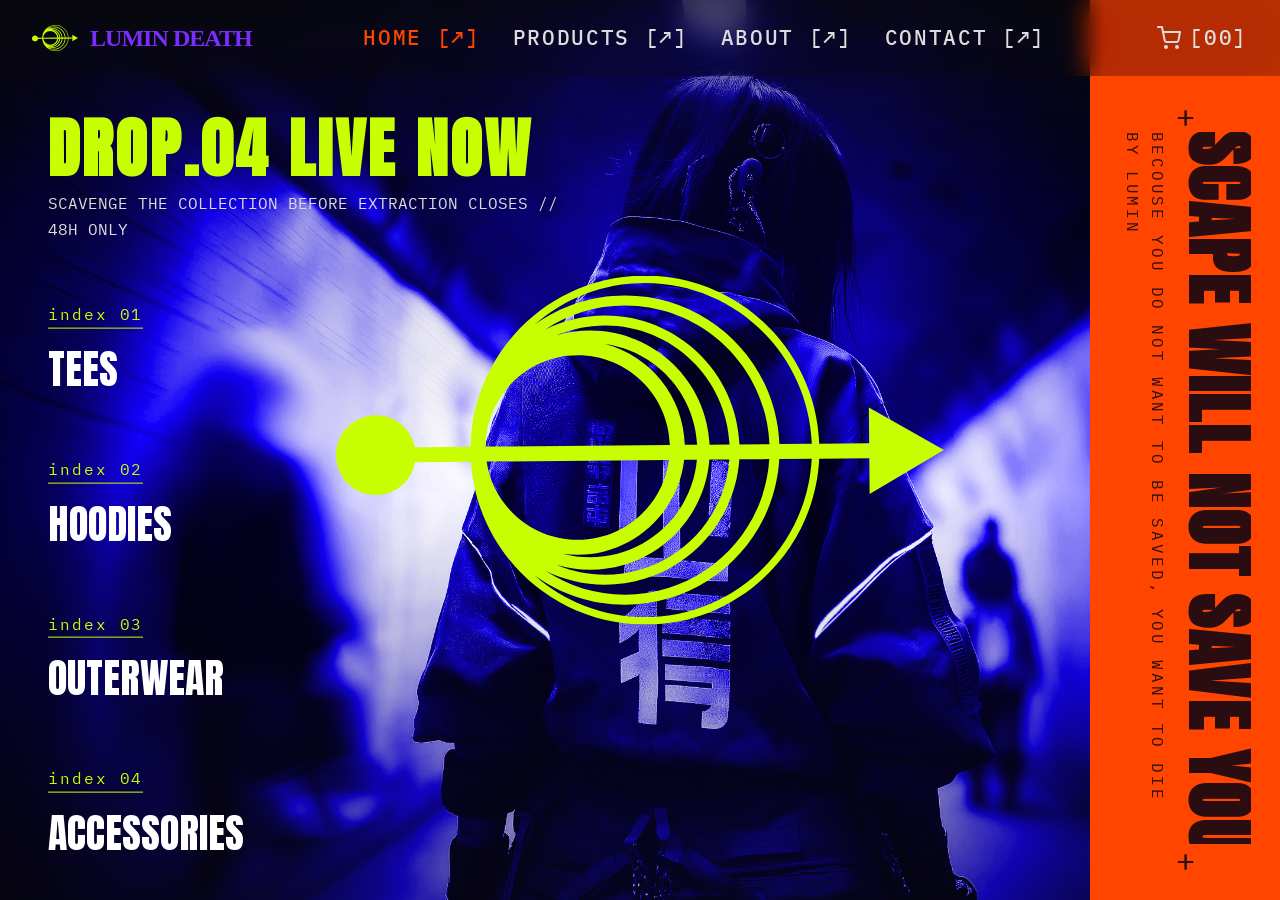
<file: MainCode/Pages/index.html>
<!DOCTYPE html>
<html lang="en">
<head>
    <meta charset="UTF-8">
    <meta name="viewport" content="width=device-width, initial-scale=1.0">
    <meta name="description" content="Lumin Death — independent techwear. Heavyweight hoodies, tees, outerwear and accessories.">

    <link rel="stylesheet" href="../css/resets.css">
    <link rel="stylesheet" href="../css/style.css">
    <link rel="icon" type="image/svg+xml" href="../media/images/logo.svg">

    <title>Lumin Death — Independent Techwear</title>
</head>
<!-- class="home" turns this page into a single full-screen landing panel:
     the video below becomes a fixed background layer and everything else
     floats on top of it. See section 16 of css/style.css. -->
<body class="home">

<!-- ===================================================================== -->
<!-- VIDEO BACKGROUND                                                      -->
<!-- Fixed behind everything, covering the full width and height of the    -->
<!-- window. Nothing else goes in here — content belongs in <main> below.  -->
<!-- ===================================================================== -->
<div class="video-bg">
    <video class="video-bg__media" poster="../media/images/hero-poster.png"
           autoplay muted loop playsinline>
        <source src="../media/video/mainHeroVideo.mp4" type="video/mp4">
    </video>
    <div class="video-bg__scrim"></div>
</div>


<!-- ===================================================================== -->
<!-- HEADER                                                                -->
<!-- ===================================================================== -->
<header class="site-header">
    <div class="container site-header__inner">

        <a class="brand" href="index.html">
            <img class="brand__mark" src="../media/images/logo.svg" alt="">
            <span class="brand__name">Lumin Death</span>
            <span class="visually-hidden">Lumin Death — home</span>
        </a>

        <button class="nav-toggle" type="button" aria-expanded="false">[+]</button>

        <nav class="site-nav" aria-label="Main navigation">
            <ul>
                <li><a href="index.html" aria-current="page">Home [↗]</a></li>
                <li><a href="products.html">Products [↗]</a></li>
                <li><a href="about.html">About [↗]</a></li>
                <li><a href="contact.html">Contact [↗]</a></li>
            </ul>
        </nav>

        <a class="cart-link" href="cart.html">
            <span class="shopping-cart" aria-hidden="true"></span>
            <span class="visually-hidden">Cart</span>
            <span class="cart-link__count" data-cart-count>[00]</span>
        </a>

    </div>
</header>


<main class="page-main">

    <div class="pin pin--center">
        <img class="brand__mark_center" src="../media/images/logo.svg" alt="">
    </div>

    <!-- ================================================================= -->
    <!-- LEFT RAIL                                                         -->
    <!-- One pinned column running down the left of the video. Every child  -->
    <!-- is its own .panel, all the same width, stacked with an even gap.   -->
    <!-- Add another .panel here and it joins the stack automatically.      -->
    <!--                                                                   -->
    <!-- pin--left keeps the whole stack vertically centred, so the space   -->
    <!-- above and below it stays equal however many panels it holds.       -->
    <!-- ================================================================= -->
    <div class="pin pin--left rail">

        <div class="panel">
            <h1 class="rail__title">Drop.04 live now</h1>
            <p class="rail__text">Scavenge the collection before extraction closes // 48h only</p>
        </div>

        <nav class="rail__group" aria-label="Product categories">
            <a class="panel rail__link" href="products.html?category=tees">
                <span class="rail__index">index 01</span>
                <span class="rail__name">Tees</span>
            </a>
            <a class="panel rail__link" href="products.html?category=hoodies">
                <span class="rail__index">index 02</span>
                <span class="rail__name">Hoodies</span>
            </a>
            <a class="panel rail__link" href="products.html?category=outerwear">
                <span class="rail__index">index 03</span>
                <span class="rail__name">Outerwear</span>
            </a>
            <a class="panel rail__link" href="products.html?category=accessories">
                <span class="rail__index">index 04</span>
                <span class="rail__name">Accessories</span>
            </a>
        </nav>

    </div>
    <!-- ================================================================= -->
    <!-- RIGHT BANNER                                                      -->
    <!--                                                                   -->
    <!-- Full-height strip down the right edge. Desktop only — it is        -->
    <!-- hidden below 1025px in section 17 of the stylesheet.               -->
    <!--                                                                   -->
    <!-- The text runs vertically via writing-mode, not a rotate            -->
    <!-- transform, so it still wraps, selects and reads normally.          -->
    <!-- Replace the placeholder copy below with the real wording.          -->
    <!-- ================================================================= -->
    <aside class="side-banner" aria-label="Featured">

        <span class="side-banner__mark" aria-hidden="true">+</span>

        <div class="side-banner__text">
            <p class="side-banner__meta">
                becouse you do not want to be saved, you want to die by Lumin
            </p>
            <h3 class="side-banner__title">"escape will not save you!"</h3>
        </div>

        <span class="side-banner__mark" aria-hidden="true">+</span>

    </aside>

</main>

<script src="../js/script.js"></script>
</body>
</html>
</file>
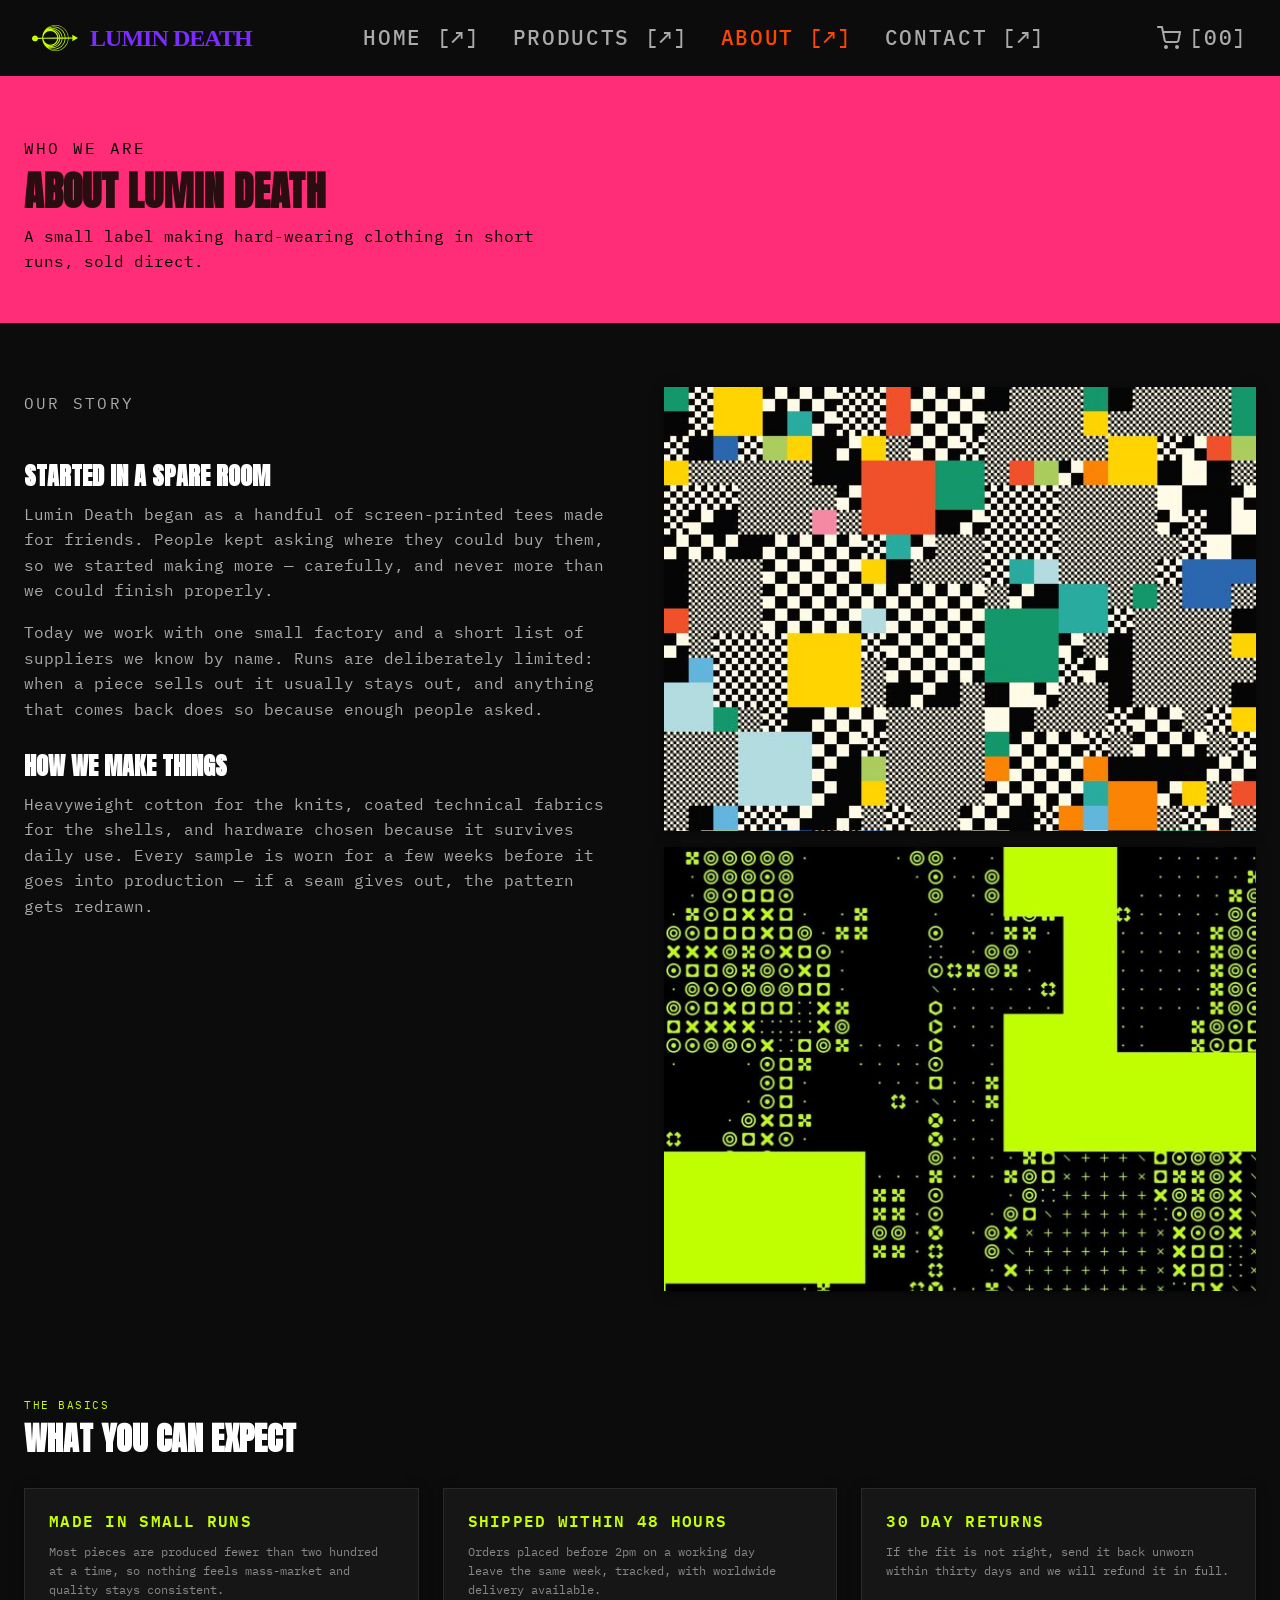
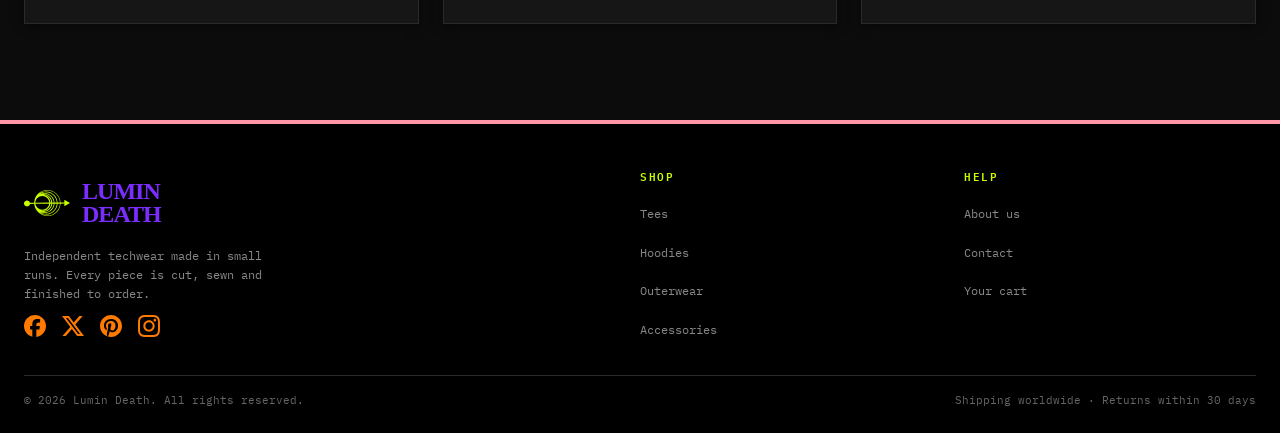
<file: MainCode/Pages/about.html>
<!DOCTYPE html>
<html lang="en">
<head>
    <meta charset="UTF-8">
    <meta name="viewport" content="width=device-width, initial-scale=1.0">
    <meta name="description" content="About Lumin Death — a small independent techwear label making garments in short runs.">

    <link rel="stylesheet" href="../css/resets.css">
    <link rel="stylesheet" href="../css/style.css">
    <link rel="icon" type="image/svg+xml" href="../media/images/logo.svg">

    <title>About — Lumin Death</title>
</head>
<body>

<!-- ===================================================================== -->
<!-- HEADER                                                                -->
<!-- ===================================================================== -->
<header class="site-header">
    <div class="container site-header__inner">

        <a class="brand" href="index.html">
            <img class="brand__mark" src="../media/images/logo.svg" alt="">
            <span class="brand__name">Lumin Death</span>
            <span class="visually-hidden">Lumin Death — home</span>
        </a>

        <button class="nav-toggle" type="button" aria-expanded="false">[+]</button>

        <nav class="site-nav" aria-label="Main navigation">
            <ul>
                <li><a href="index.html">Home [↗]</a></li>
                <li><a href="products.html">Products [↗]</a></li>
                <li><a href="about.html" aria-current="page">About [↗]</a></li>
                <li><a href="contact.html">Contact [↗]</a></li>
            </ul>
        </nav>

        <a class="cart-link" href="cart.html">
            <span class="shopping-cart" aria-hidden="true"></span>
            <span class="visually-hidden">Cart</span>
            <span class="cart-link__count" data-cart-count>[00]</span>
        </a>

    </div>
</header>


<main class="page-main">

    <!-- ================================================================= -->
    <!-- PAGE BANNER                                                       -->
    <!-- ================================================================= -->
    <section class="page-banner about_p">
        <div class="container">
            <p class="tag">Who we are</p>
            <h1>About Lumin Death</h1>
            <p>A small label making hard-wearing clothing in short runs, sold direct.</p>
        </div>
    </section>


    <!-- ================================================================= -->
    <!-- STORY + IMAGE                                                     -->
    <!-- ================================================================= -->
    <section class="section">
        <div class="container split">

            <div class="prose">
                <p class="tag">Our story</p>
                <h2>Started in a spare room</h2>
                <p>
                    Lumin Death began as a handful of screen-printed tees made for
                    friends. People kept asking where they could buy them, so we
                    started making more — carefully, and never more than we could
                    finish properly.
                </p>
                <p>
                    Today we work with one small factory and a short list of
                    suppliers we know by name. Runs are deliberately limited: when
                    a piece sells out it usually stays out, and anything that comes
                    back does so because enough people asked.
                </p>

                <h2>How we make things</h2>
                <p>
                    Heavyweight cotton for the knits, coated technical fabrics for
                    the shells, and hardware chosen because it survives daily use.
                    Every sample is worn for a few weeks before it goes into
                    production — if a seam gives out, the pattern gets redrawn.
                </p>
            </div>

            <div class="split__media">
                <img src="../media/images/2d323711116cfd53d06f11ce08a004cd.jpg"
                     alt="A Lumin Death hooded jacket photographed from behind in a lit underpass">
                <img src="../media/images/7e22a29aaee06324da5997dbb4ba489c.jpg"
                     alt="A Lumin Death hooded jacket photographed from behind in a lit underpass">
        </div>
        </div>
    </section>


    <!-- ================================================================= -->
    <!-- WHAT YOU CAN EXPECT                                               -->
    <!-- ================================================================= -->
    <section class="section section--tight">
        <div class="container">
            <div class="section-head">
                <div>
                    <p class="tag">The basics</p>
                    <h2>What you can expect</h2>
                </div>
            </div>

            <div class="info-grid">
                <article class="info-card">
                    <h3>Made in small runs</h3>
                    <p>
                        Most pieces are produced fewer than two hundred at a time,
                        so nothing feels mass-market and quality stays consistent.
                    </p>
                </article>

                <article class="info-card">
                    <h3>Shipped within 48 hours</h3>
                    <p>
                        Orders placed before 2pm on a working day leave the same
                        week, tracked, with worldwide delivery available.
                    </p>
                </article>

                <article class="info-card">
                    <h3>30 day returns</h3>
                    <p>
                        If the fit is not right, send it back unworn within thirty
                        days and we will refund it in full.
                    </p>
                </article>
            </div>
        </div>
    </section>

</main>


<!-- ===================================================================== -->
<!-- FOOTER                                                                -->
<!-- ===================================================================== -->
<footer class="site-footer">
    <div class="container">

        <div class="site-footer__grid">
            <div>
                <a class="brand" href="index.html">
                    <img class="brand__mark" src="../media/images/logo.svg" alt="">
                    <span class="brand__name">Lumin<br>Death</span>
                </a>
                <p class="site-footer__blurb">
                    Independent techwear made in small runs. Every piece is cut,
                    sewn and finished to order.
                </p>
                <ul class="site-footer__social">
                    <li><a href="#" aria-label="Facebook"  style="--icon: url('../media/icons/facebook.svg')"></a></li>
                    <li><a href="#" aria-label="X"         style="--icon: url('../media/icons/x.svg')"></a></li>
                    <li><a href="#" aria-label="Pinterest" style="--icon: url('../media/icons/pinterest.svg')"></a></li>
                    <li><a href="#" aria-label="Instagram" style="--icon: url('../media/icons/instagram.svg')"></a></li>
                </ul>
            </div>

            <div>
                <h3>Shop</h3>
                <ul class="site-footer__links">
                    <li><a href="products.html?category=tees">Tees</a></li>
                    <li><a href="products.html?category=hoodies">Hoodies</a></li>
                    <li><a href="products.html?category=outerwear">Outerwear</a></li>
                    <li><a href="products.html?category=accessories">Accessories</a></li>
                </ul>
            </div>

            <div>
                <h3>Help</h3>
                <ul class="site-footer__links">
                    <li><a href="about.html">About us</a></li>
                    <li><a href="contact.html">Contact</a></li>
                    <li><a href="cart.html">Your cart</a></li>
                </ul>
            </div>
        </div>

        <div class="site-footer__bar">
            <span>© 2026 Lumin Death. All rights reserved.</span>
            <span>Shipping worldwide · Returns within 30 days</span>
        </div>

    </div>
</footer>

<script src="../js/script.js"></script>
</body>
</html>
</file>
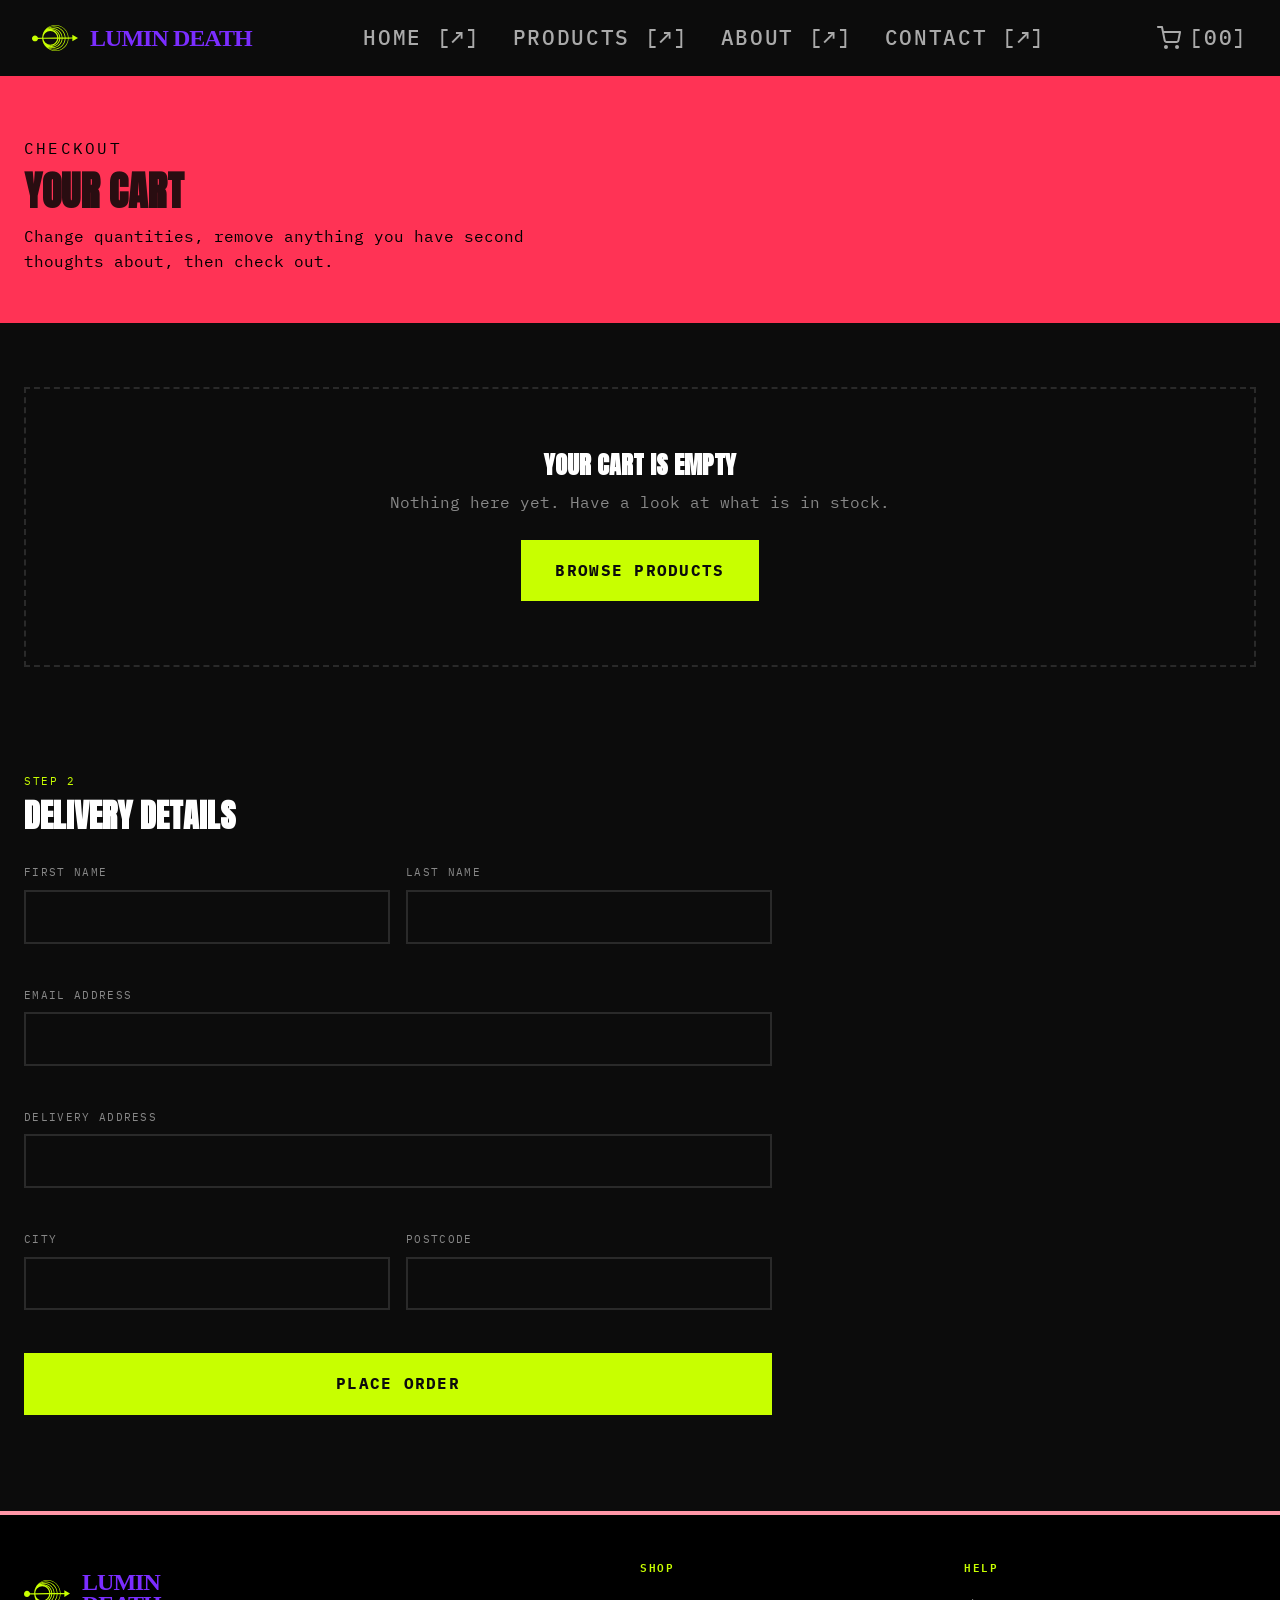
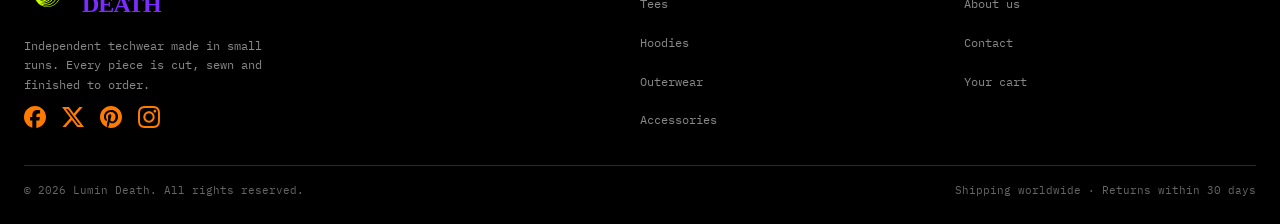
<file: MainCode/Pages/cart.html>
<!DOCTYPE html>
<html lang="en">
<head>
    <meta charset="UTF-8">
    <meta name="viewport" content="width=device-width, initial-scale=1.0">
    <meta name="description" content="Your Lumin Death shopping cart — review items, change quantities and check out.">

    <link rel="stylesheet" href="../css/resets.css">
    <link rel="stylesheet" href="../css/style.css">
    <link rel="icon" type="image/svg+xml" href="../media/images/logo.svg">

    <title>Cart — Lumin Death</title>
</head>
<body>

<!-- ===================================================================== -->
<!-- HEADER                                                                -->
<!-- ===================================================================== -->
<header class="site-header">
    <div class="container site-header__inner">

        <a class="brand" href="index.html">
            <img class="brand__mark" src="../media/images/logo.svg" alt="">
            <span class="brand__name">Lumin Death</span>
            <span class="visually-hidden">Lumin Death — home</span>
        </a>

        <button class="nav-toggle" type="button" aria-expanded="false">[+]</button>

        <nav class="site-nav" aria-label="Main navigation">
            <ul>
                <li><a href="index.html">Home [↗]</a></li>
                <li><a href="products.html">Products [↗]</a></li>
                <li><a href="about.html">About [↗]</a></li>
                <li><a href="contact.html">Contact [↗]</a></li>
            </ul>
        </nav>

        <a class="cart-link" href="cart.html" aria-current="page">
            <span class="shopping-cart" aria-hidden="true"></span>
            <span class="visually-hidden">Cart</span>
            <span class="cart-link__count" data-cart-count>[00]</span>
        </a>

    </div>
</header>


<main class="page-main">

    <!-- ================================================================= -->
    <!-- PAGE BANNER                                                       -->
    <!-- ================================================================= -->
    <section class="page-banner cart_p">
        <div class="container">
            <p class="tag">Checkout</p>
            <h1>Your cart</h1>
            <p>Change quantities, remove anything you have second thoughts about, then check out.</p>
        </div>
    </section>


    <!-- ================================================================= -->
    <!-- CART                                                              -->
    <!-- Rows and totals are rendered by js/script.js from localStorage.   -->
    <!-- ================================================================= -->
    <section class="section" data-cart-page>
        <div class="container">

            <!-- Shown only when the cart has nothing in it -->
            <div class="cart-empty" data-cart-empty hidden>
                <h2>Your cart is empty</h2>
                <p>Nothing here yet. Have a look at what is in stock.</p>
                <a class="btn btn--primary btn--lg" href="products.html">Browse products</a>
            </div>

            <div class="cart-layout">

                <!-- One .cart-item per product -->
                <div class="cart-list" data-cart-list></div>

                <!-- Order summary -->
                <aside class="cart-summary" data-cart-summary hidden>
                    <h2>Order summary</h2>

                    <div class="cart-summary__row">
                        <span>Items</span>
                        <span data-item-count>0</span>
                    </div>
                    <div class="cart-summary__row">
                        <span>Subtotal</span>
                        <span data-subtotal>£0.00</span>
                    </div>
                    <div class="cart-summary__row">
                        <span>Shipping</span>
                        <span data-shipping>£0.00</span>
                    </div>
                    <div class="cart-summary__row cart-summary__row--total">
                        <span>Total</span>
                        <span data-total>£0.00</span>
                    </div>

                    <a class="btn btn--primary btn--block btn--lg" href="#checkout">
                        Proceed to checkout
                    </a>
                    <a class="btn btn--secondary btn--block" href="products.html"
                       style="margin-top: var(--space-3);">Keep shopping</a>
                </aside>

            </div>
        </div>
    </section>


    <!-- ================================================================= -->
    <!-- CHECKOUT FORM                                                     -->
    <!-- Validated by js/script.js; a valid submit empties the cart.       -->
    <!-- ================================================================= -->
    <section class="section section--tight" id="checkout">
        <div class="container">
            <div class="section-head">
                <div>
                    <p class="tag">Step 2</p>
                    <h2>Delivery details</h2>
                </div>
            </div>

            <form class="form prose" data-validate data-clears-cart="true" novalidate
                  data-success-message="Order placed. A confirmation email is on its way.">

                <p class="form-status" data-form-status hidden></p>

                <div class="form-row form-row--2">
                    <div class="field">
                        <label for="first-name">First name</label>
                        <input id="first-name" name="firstName" type="text"
                               autocomplete="given-name" required>
                        <span class="field__error"></span>
                    </div>
                    <div class="field">
                        <label for="last-name">Last name</label>
                        <input id="last-name" name="lastName" type="text"
                               autocomplete="family-name" required>
                        <span class="field__error"></span>
                    </div>
                </div>

                <div class="field">
                    <label for="email">Email address</label>
                    <input id="email" name="email" type="email" autocomplete="email" required>
                    <span class="field__error"></span>
                </div>

                <div class="field">
                    <label for="address">Delivery address</label>
                    <input id="address" name="address" type="text"
                           autocomplete="street-address" data-minlength="6" required>
                    <span class="field__error"></span>
                </div>

                <div class="form-row form-row--2">
                    <div class="field">
                        <label for="city">City</label>
                        <input id="city" name="city" type="text"
                               autocomplete="address-level2" required>
                        <span class="field__error"></span>
                    </div>
                    <div class="field">
                        <label for="postcode">Postcode</label>
                        <input id="postcode" name="postcode" type="text"
                               autocomplete="postal-code" data-minlength="5" required>
                        <span class="field__error"></span>
                    </div>
                </div>

                <button class="btn btn--primary btn--lg" type="submit">Place order</button>
            </form>
        </div>
    </section>

</main>


<!-- ===================================================================== -->
<!-- FOOTER                                                                -->
<!-- ===================================================================== -->
<footer class="site-footer">
    <div class="container">

        <div class="site-footer__grid">
            <div>
                <a class="brand" href="index.html">
                    <img class="brand__mark" src="../media/images/logo.svg" alt="">
                    <span class="brand__name">Lumin<br>Death</span>
                </a>
                <p class="site-footer__blurb">
                    Independent techwear made in small runs. Every piece is cut,
                    sewn and finished to order.
                </p>
                <ul class="site-footer__social">
                    <li><a href="#" aria-label="Facebook"  style="--icon: url('../media/icons/facebook.svg')"></a></li>
                    <li><a href="#" aria-label="X"         style="--icon: url('../media/icons/x.svg')"></a></li>
                    <li><a href="#" aria-label="Pinterest" style="--icon: url('../media/icons/pinterest.svg')"></a></li>
                    <li><a href="#" aria-label="Instagram" style="--icon: url('../media/icons/instagram.svg')"></a></li>
                </ul>
            </div>

            <div>
                <h3>Shop</h3>
                <ul class="site-footer__links">
                    <li><a href="products.html?category=tees">Tees</a></li>
                    <li><a href="products.html?category=hoodies">Hoodies</a></li>
                    <li><a href="products.html?category=outerwear">Outerwear</a></li>
                    <li><a href="products.html?category=accessories">Accessories</a></li>
                </ul>
            </div>

            <div>
                <h3>Help</h3>
                <ul class="site-footer__links">
                    <li><a href="about.html">About us</a></li>
                    <li><a href="contact.html">Contact</a></li>
                    <li><a href="cart.html">Your cart</a></li>
                </ul>
            </div>
        </div>

        <div class="site-footer__bar">
            <span>© 2026 Lumin Death. All rights reserved.</span>
            <span>Shipping worldwide · Returns within 30 days</span>
        </div>

    </div>
</footer>

<script src="../js/script.js"></script>
</body>
</html>
</file>
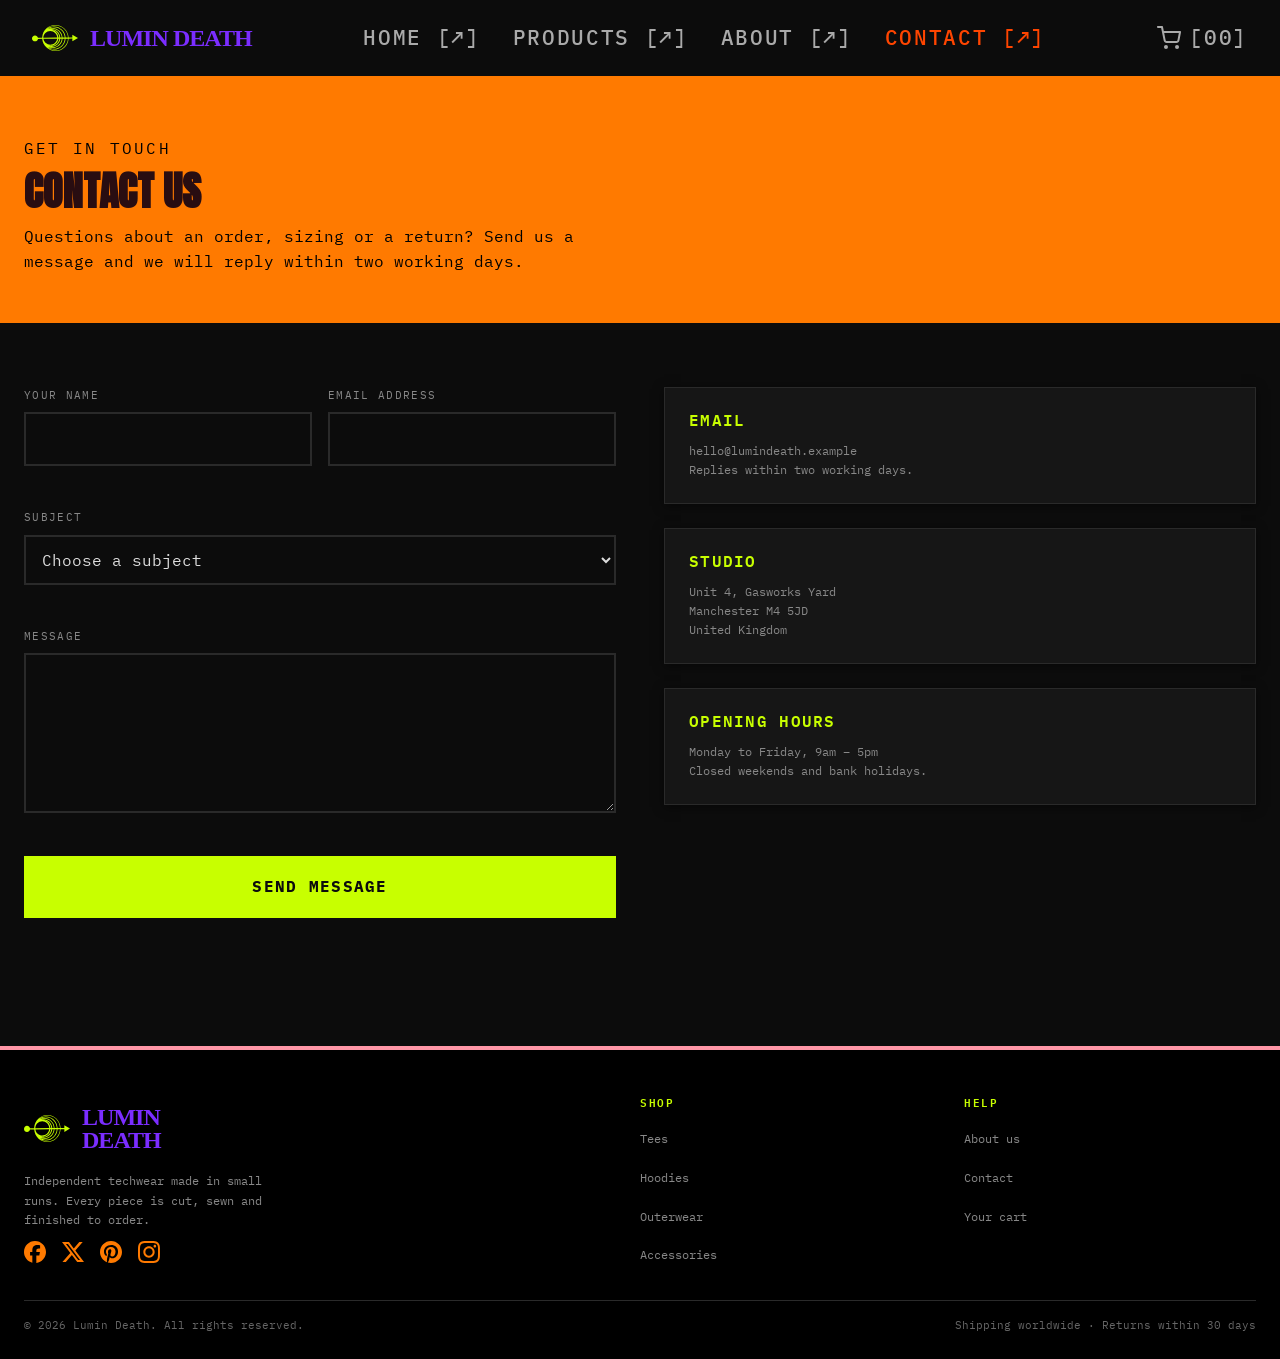
<file: MainCode/Pages/contact.html>
<!DOCTYPE html>
<html lang="en">
<head>
    <meta charset="UTF-8">
    <meta name="viewport" content="width=device-width, initial-scale=1.0">
    <meta name="description" content="Contact Lumin Death — questions about orders, sizing, returns or stockists.">

    <link rel="stylesheet" href="../css/resets.css">
    <link rel="stylesheet" href="../css/style.css">
    <link rel="icon" type="image/svg+xml" href="../media/images/logo.svg">

    <title>Contact — Lumin Death</title>
</head>
<body>

<!-- ===================================================================== -->
<!-- HEADER                                                                -->
<!-- ===================================================================== -->
<header class="site-header">
    <div class="container site-header__inner">

        <a class="brand" href="index.html">
            <img class="brand__mark" src="../media/images/logo.svg" alt="">
            <span class="brand__name">Lumin Death</span>
            <span class="visually-hidden">Lumin Death — home</span>
        </a>

        <button class="nav-toggle" type="button" aria-expanded="false">[+]</button>

        <nav class="site-nav" aria-label="Main navigation">
            <ul>
                <li><a href="index.html">Home [↗]</a></li>
                <li><a href="products.html">Products [↗]</a></li>
                <li><a href="about.html">About [↗]</a></li>
                <li><a href="contact.html" aria-current="page">Contact [↗]</a></li>
            </ul>
        </nav>

        <a class="cart-link" href="cart.html">
            <span class="shopping-cart" aria-hidden="true"></span>
            <span class="visually-hidden">Cart</span>
            <span class="cart-link__count" data-cart-count>[00]</span>
        </a>

    </div>
</header>


<main class="page-main">

    <!-- ================================================================= -->
    <!-- PAGE BANNER                                                       -->
    <!-- ================================================================= -->
    <section class="page-banner contact_p">
        <div class="container">
            <p class="tag">Get in touch</p>
            <h1>Contact us</h1>
            <p>Questions about an order, sizing or a return? Send us a message and we will reply within two working days.</p>
        </div>
    </section>


    <!-- ================================================================= -->
    <!-- CONTACT FORM + DETAILS                                            -->
    <!-- The form is validated in js/script.js.                            -->
    <!-- ================================================================= -->
    <section class="section">
        <div class="container split">

            <form class="form" data-validate novalidate
                  data-success-message="Thanks — your message has been sent. We will reply within two working days.">

                <p class="form-status" data-form-status hidden></p>

                <div class="form-row form-row--2">
                    <div class="field">
                        <label for="name">Your name</label>
                        <input id="name" name="name" type="text"
                               autocomplete="name" data-minlength="2" required>
                        <span class="field__error"></span>
                    </div>
                    <div class="field">
                        <label for="email">Email address</label>
                        <input id="email" name="email" type="email"
                               autocomplete="email" required>
                        <span class="field__error"></span>
                    </div>
                </div>

                <div class="field">
                    <label for="subject">Subject</label>
                    <select id="subject" name="subject" required>
                        <option value="">Choose a subject</option>
                        <option value="order">An existing order</option>
                        <option value="sizing">Sizing and fit</option>
                        <option value="returns">Returns and exchanges</option>
                        <option value="stockists">Stockists and wholesale</option>
                        <option value="other">Something else</option>
                    </select>
                    <span class="field__error"></span>
                </div>

                <div class="field">
                    <label for="message">Message</label>
                    <textarea id="message" name="message" data-minlength="20" required></textarea>
                    <span class="field__error"></span>
                </div>

                <button class="btn btn--primary btn--lg" type="submit">Send message</button>
            </form>

            <div class="info-grid" style="grid-template-columns: 1fr;">
                <article class="info-card">
                    <h3>Email</h3>
                    <p>hello@lumindeath.example<br>Replies within two working days.</p>
                </article>

                <article class="info-card">
                    <h3>Studio</h3>
                    <p>Unit 4, Gasworks Yard<br>Manchester M4 5JD<br>United Kingdom</p>
                </article>

                <article class="info-card">
                    <h3>Opening hours</h3>
                    <p>Monday to Friday, 9am – 5pm<br>Closed weekends and bank holidays.</p>
                </article>
            </div>

        </div>
    </section>

</main>


<!-- ===================================================================== -->
<!-- FOOTER                                                                -->
<!-- ===================================================================== -->
<footer class="site-footer">
    <div class="container">

        <div class="site-footer__grid">
            <div>
                <a class="brand" href="index.html">
                    <img class="brand__mark" src="../media/images/logo.svg" alt="">
                    <span class="brand__name">Lumin<br>Death</span>
                </a>
                <p class="site-footer__blurb">
                    Independent techwear made in small runs. Every piece is cut,
                    sewn and finished to order.
                </p>
                <ul class="site-footer__social">
                    <li><a href="#" aria-label="Facebook"  style="--icon: url('../media/icons/facebook.svg')"></a></li>
                    <li><a href="#" aria-label="X"         style="--icon: url('../media/icons/x.svg')"></a></li>
                    <li><a href="#" aria-label="Pinterest" style="--icon: url('../media/icons/pinterest.svg')"></a></li>
                    <li><a href="#" aria-label="Instagram" style="--icon: url('../media/icons/instagram.svg')"></a></li>
                </ul>
            </div>

            <div>
                <h3>Shop</h3>
                <ul class="site-footer__links">
                    <li><a href="products.html?category=tees">Tees</a></li>
                    <li><a href="products.html?category=hoodies">Hoodies</a></li>
                    <li><a href="products.html?category=outerwear">Outerwear</a></li>
                    <li><a href="products.html?category=accessories">Accessories</a></li>
                </ul>
            </div>

            <div>
                <h3>Help</h3>
                <ul class="site-footer__links">
                    <li><a href="about.html">About us</a></li>
                    <li><a href="contact.html">Contact</a></li>
                    <li><a href="cart.html">Your cart</a></li>
                </ul>
            </div>
        </div>

        <div class="site-footer__bar">
            <span>© 2026 Lumin Death. All rights reserved.</span>
            <span>Shipping worldwide · Returns within 30 days</span>
        </div>

    </div>
</footer>

<script src="../js/script.js"></script>
</body>
</html>
</file>
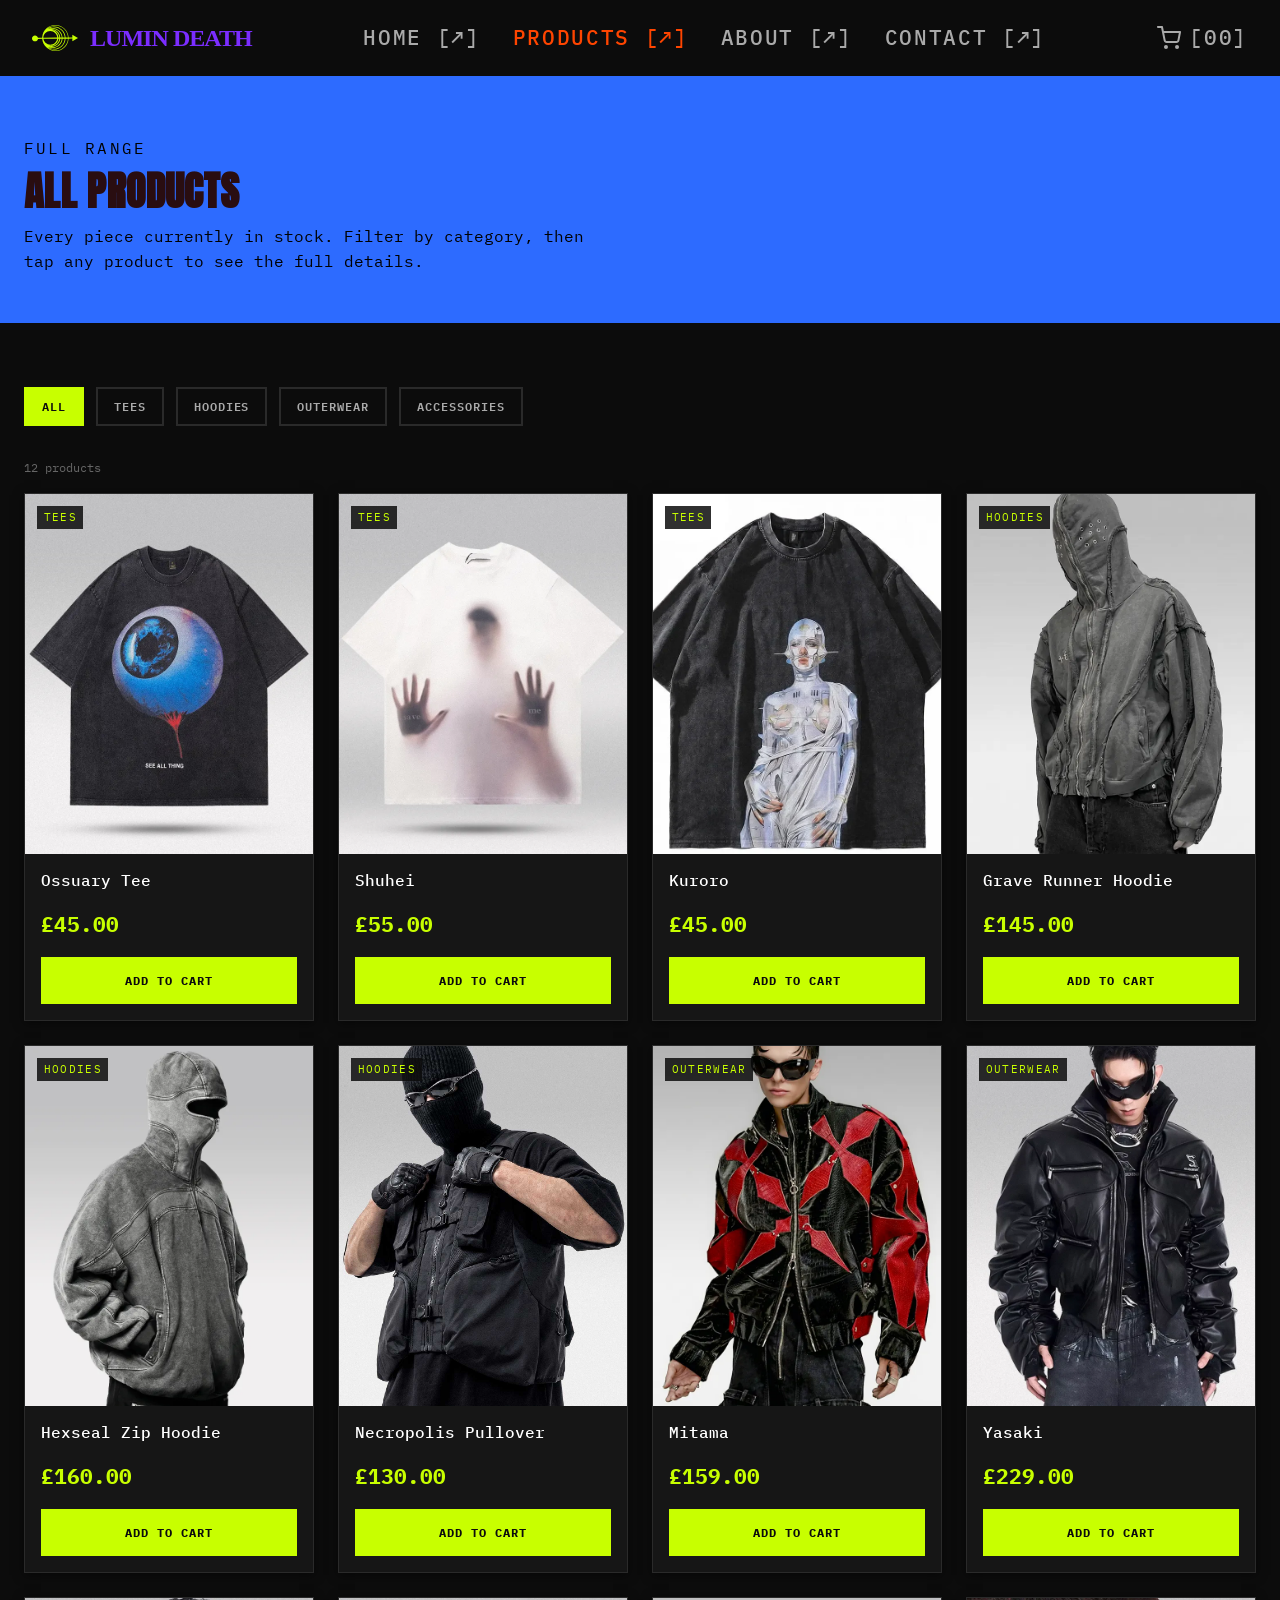
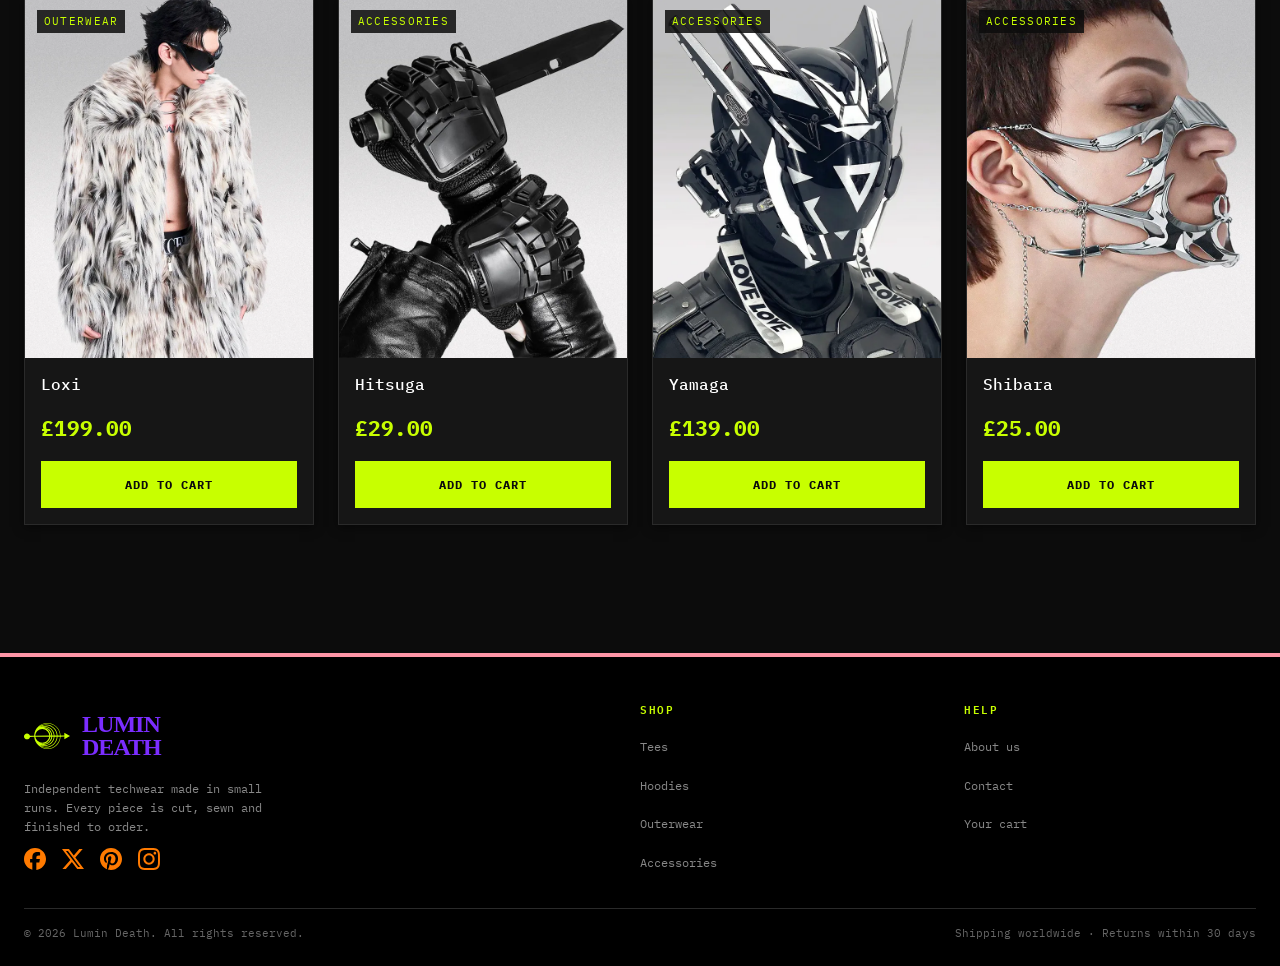
<file: MainCode/Pages/products.html>
<!DOCTYPE html>
<html lang="en">
<head>
    <meta charset="UTF-8">
    <meta name="viewport" content="width=device-width, initial-scale=1.0">
    <meta name="description" content="Browse the full Lumin Death range — tees, hoodies, outerwear and accessories.">

    <link rel="stylesheet" href="../css/resets.css">
    <link rel="stylesheet" href="../css/style.css">
    <link rel="icon" type="image/svg+xml" href="../media/images/logo.svg">

    <title>Products — Lumin Death</title>
</head>
<body>

<!-- ===================================================================== -->
<!-- HEADER                                                                -->
<!-- ===================================================================== -->
<header class="site-header">
    <div class="container site-header__inner">

        <a class="brand" href="index.html">
            <img class="brand__mark" src="../media/images/logo.svg" alt="">
            <span class="brand__name">Lumin Death</span>
            <span class="visually-hidden">Lumin Death — home</span>
        </a>

        <button class="nav-toggle" type="button" aria-expanded="false">[+]</button>

        <nav class="site-nav" aria-label="Main navigation">
            <ul>
                <li><a href="index.html">Home [↗]</a></li>
                <li><a href="products.html" aria-current="page">Products [↗]</a></li>
                <li><a href="about.html">About [↗]</a></li>
                <li><a href="contact.html">Contact [↗]</a></li>
            </ul>
        </nav>

        <a class="cart-link" href="cart.html">
            <span class="shopping-cart" aria-hidden="true"></span>
            <span class="visually-hidden">Cart</span>
            <span class="cart-link__count" data-cart-count>[00]</span>
        </a>

    </div>
</header>


<main class="page-main">

    <!-- ================================================================= -->
    <!-- PAGE BANNER                                                       -->
    <!-- ================================================================= -->
    <section class="page-banner prod_p">
        <div class="container">
            <p class="tag">Full range</p>
            <h1>All products</h1>
            <p>
                Every piece currently in stock. Filter by category, then tap any
                product to see the full details.
            </p>
        </div>
    </section>


    <!-- ================================================================= -->
    <!-- CATEGORY TABS + PRODUCT GRID                                      -->
    <!-- Cards are built by js/script.js from the PRODUCTS list.           -->
    <!-- ================================================================= -->
    <section class="section">
        <div class="container">

            <div class="filter-bar" data-filter-bar>
                <button class="filter-bar__btn" type="button" data-category="all"         aria-pressed="true">All</button>
                <button class="filter-bar__btn" type="button" data-category="tees"        aria-pressed="false">Tees</button>
                <button class="filter-bar__btn" type="button" data-category="hoodies"     aria-pressed="false">Hoodies</button>
                <button class="filter-bar__btn" type="button" data-category="outerwear"   aria-pressed="false">Outerwear</button>
                <button class="filter-bar__btn" type="button" data-category="accessories" aria-pressed="false">Accessories</button>
            </div>

            <p class="result-count" data-result-count aria-live="polite"></p>

            <div class="product-grid" data-product-grid></div>

        </div>
    </section>

</main>


<!-- ===================================================================== -->
<!-- PRODUCT DETAIL PANEL                                                  -->
<!-- Empty until a card is clicked; js/script.js fills and opens it.       -->
<!-- ===================================================================== -->
<div class="detail-backdrop" data-detail role="dialog" aria-modal="true" aria-label="Product details">
    <div class="detail"></div>
</div>


<!-- ===================================================================== -->
<!-- FOOTER                                                                -->
<!-- ===================================================================== -->
<footer class="site-footer">
    <div class="container">

        <div class="site-footer__grid">
            <div>
                <a class="brand" href="index.html">
                    <img class="brand__mark" src="../media/images/logo.svg" alt="">
                    <span class="brand__name">Lumin<br>Death</span>
                </a>
                <p class="site-footer__blurb">
                    Independent techwear made in small runs. Every piece is cut,
                    sewn and finished to order.
                </p>
                <ul class="site-footer__social">
                    <li><a href="#" aria-label="Facebook"  style="--icon: url('../media/icons/facebook.svg')"></a></li>
                    <li><a href="#" aria-label="X"         style="--icon: url('../media/icons/x.svg')"></a></li>
                    <li><a href="#" aria-label="Pinterest" style="--icon: url('../media/icons/pinterest.svg')"></a></li>
                    <li><a href="#" aria-label="Instagram" style="--icon: url('../media/icons/instagram.svg')"></a></li>
                </ul>
            </div>

            <div>
                <h3>Shop</h3>
                <ul class="site-footer__links">
                    <li><a href="products.html?category=tees">Tees</a></li>
                    <li><a href="products.html?category=hoodies">Hoodies</a></li>
                    <li><a href="products.html?category=outerwear">Outerwear</a></li>
                    <li><a href="products.html?category=accessories">Accessories</a></li>
                </ul>
            </div>

            <div>
                <h3>Help</h3>
                <ul class="site-footer__links">
                    <li><a href="about.html">About us</a></li>
                    <li><a href="contact.html">Contact</a></li>
                    <li><a href="cart.html">Your cart</a></li>
                </ul>
            </div>
        </div>

        <div class="site-footer__bar">
            <span>© 2026 Lumin Death. All rights reserved.</span>
            <span>Shipping worldwide · Returns within 30 days</span>
        </div>

    </div>
</footer>

<script src="../js/script.js"></script>
</body>
</html>
</file>
<file: MainCode/css/style.css>
/* ------------------------------------------------------------------------- */
/*  LUMIN DEATH — style.css                                                   */
/*                                                                            */
/*  Loaded after resets.css on every page.                                    */
/*                                                                            */
/*  CONTENTS                                                                  */
/*   1.  FONTS ................ self-hosted @font-face rules                   */
/*   2.  DESIGN TOKENS ........ colours, type scale, spacing, shadows          */
/*   3.  BASE ELEMENTS ........ body, links, headings, focus ring             */
/*   4.  LAYOUT HELPERS ....... .container, .section, .tag                     */
/*   5.  BUTTONS .............. every clickable button style                  */
/*   6.  HEADER / NAV ......... logo, nav links, cart link, menu button        */
/*   7.  FOOTER ............... three-column footer + social icons           */
/*   8.  PAGE BANNER .......... coloured strip on the four inner pages         */
/*   9.  SECTION HEADINGS ..... heading + optional link on the right           */
/*   10. PRODUCT CARDS ........ the card, its grid, and the category tabs      */
/*   11. CATEGORY TILES ....... four category links (home page section)        */
/*   12. PRODUCT DETAIL ....... pop-up panel + image gallery                   */
/*   13. CART ................. cart rows, quantity stepper, order summary    */
/*   14. FORMS ................ contact + checkout fields and errors          */
/*   15. ABOUT PAGE ........... prose, info cards, image/text split           */
/*   16. HOME PAGE ............ video panel, pins, left rail, right banner     */
/*   17. RESPONSIVE ........... tablet and mobile breakpoints                  */
/*   18. REDUCED MOTION ....... animation opt-out                              */
/* ------------------------------------------------------------------------- */


/* ------------------------------------------------------------------------- */
/*  1. FONTS                                                                  */
/*                                                                            */
/*  Both families are served from media/fonts/ rather than a Google CDN, so   */
/*  no visitor IP is sent to a third party.                                   */
/*                                                                            */
/*   Anton         → big display headings (hero title, section titles)        */
/*   IBM Plex Mono → everything else (nav, body copy, buttons, prices)        */
/*                                                                            */
/*  Anton is split into two files: the browser only downloads the accented    */
/*  "latin-ext" file if the page actually uses those characters.              */
/* ------------------------------------------------------------------------- */

@font-face {
  font-family: 'Anton';
  font-style: normal;
  font-weight: 400;
  font-display: swap;                       /* show fallback text while loading */
  src: url('../media/fonts/Anton-Latin.woff2') format('woff2');
  unicode-range: U+0000-00FF, U+0131, U+0152-0153, U+02BB-02BC, U+02C6, U+02DA,
                 U+02DC, U+0304, U+0308, U+0329, U+2000-206F, U+20AC, U+2122,
                 U+2191, U+2193, U+2212, U+2215, U+FEFF, U+FFFD;
}

@font-face {
  font-family: 'Anton';
  font-style: normal;
  font-weight: 400;
  font-display: swap;
  src: url('../media/fonts/Anton-LatinExt.woff2') format('woff2');
  unicode-range: U+0100-02BA, U+02BD-02C5, U+02C7-02CC, U+02CE-02D7, U+02DD-02FF,
                 U+0304, U+0308, U+0329, U+1D00-1DBF, U+1E00-1E9F, U+1EF2-1EFF,
                 U+2020, U+20A0-20AB, U+20AD-20C0, U+2113, U+2C60-2C7F, U+A720-A7FF;
}

/* IBM Plex Mono in four weights — regular body, medium nav, semibold labels,
   bold buttons and prices. */
@font-face {
  font-family: 'IBM Plex Mono';
  font-style: normal;
  font-weight: 400;
  font-display: swap;
  src: url('../media/fonts/IBMPlexMono-Regular.woff2') format('woff2');
}

@font-face {
  font-family: 'IBM Plex Mono';
  font-style: normal;
  font-weight: 500;
  font-display: swap;
  src: url('../media/fonts/IBMPlexMono-Medium.woff2') format('woff2');
}

@font-face {
  font-family: 'IBM Plex Mono';
  font-style: normal;
  font-weight: 600;
  font-display: swap;
  src: url('../media/fonts/IBMPlexMono-SemiBold.woff2') format('woff2');
}

@font-face {
  font-family: 'IBM Plex Mono';
  font-style: normal;
  font-weight: 700;
  font-display: swap;
  src: url('../media/fonts/IBMPlexMono-Bold.woff2') format('woff2');
}


/* ------------------------------------------------------------------------- */
/*  2. DESIGN TOKENS                                                          */
/*                                                                            */
/*  Every colour, size and spacing value in the site is defined once here     */
/*  and reused by name. Change a value here and it updates site-wide.         */
/* ------------------------------------------------------------------------- */

:root {

  /* ---- Font families ---------------------------------------------------- */
  --ff-display: 'Anton', 'Arial Narrow', Impact, sans-serif;  /* headings     */
  --ff-mono: 'IBM Plex Mono', ui-monospace, Menlo, monospace; /* everything   */
  --ff-wordmark: 'Times New Roman', Times, serif;             /* "LUMIN DEATH"*/

  /* ---- Type scale ------------------------------------------------------- */
  --fs-hero: 4rem;        /* 64px — the rail headline on the home page        */
  --fs-h2: 2.5rem;        /* 40px — banner titles, rail category names        */
  --fs-h3: 2rem;          /* 32px — section headings, detail product name     */
  --fs-h4: 1.5rem;        /* 24px — category tile names, detail price         */
  --fs-h5: 1.3rem;        /* 21px — nav + cart links, prices, cart totals     */
  --fs-logo: 1.5rem;      /* 24px — the "Lumin Death" wordmark                */
  --fs-body: 1.2rem;      /* 19px — default text size                         */
  --fs-small: 1rem;       /* 16px — product names, body copy, form fields     */
  --fs-xs: 0.75rem;       /* 12px — buttons, meta text                        */
  --fs-2xs: 0.6875rem;    /* 11px — tags, labels, badges                      */

  /* ---- Greyscale, lightest to darkest ----------------------------------- */
  --color-gray-100: #DDDDDD;   /* main body text on dark backgrounds          */
  --color-gray-200: #AAAAAA;   /* nav links, secondary text                   */
  --color-gray-300: #888888;   /* muted paragraph text                        */
  --color-gray-400: #666666;   /* the quietest text: captions, hints          */
  --color-gray-500: #2A2A2A;   /* borders and dividers                        */
  --color-gray-600: #1E1E1E;   /* image wells behind product photos           */
  --color-gray-700: #161616;   /* card and panel backgrounds                  */
  --color-gray-800: #0C0C0C;   /* page background                             */

  /* ---- Accent colours --------------------------------------------------- */
  --color-lime: #C8FF00;       /* the brand colour: prices, CTAs, highlights  */
  --color-red: #FF3355;        /* errors, remove buttons, cart page banner    */
  --color-pink: #FF2D78;       /* about page banner                           */
  --color-blue: #2D6BFF;       /* products page banner                        */
  --color-purple: #7B2DFF;     /* the wordmark, menu button hover             */

  /* Declared but not currently used — spare swatches, not dead code. */
  --color-green: #00FF66;
  --color-green-alt: #39FF14;
  --color-orange: #FF4500;     /* the home page right banner                  */
  --color-orange-alt: #FF7A00; /* contact page banner, footer social icons    */

  /* ---- Brand colours taken from the original design ---------------------- */
  --color-pink-light: #FF96A7; /* the signature hairline border on panels     */
  --color-maroon: #290D11;     /* banner text, rail hover fill                */
  --color-mint: #C8FFCF;       /* not currently used                          */

  /* ---- Spacing scale ---------------------------------------------------- */
  /*  Used for padding, margins and gaps so rhythm stays consistent.          */
  --space-1: 0.25rem;     /*  4px */
  --space-2: 0.5rem;      /*  8px */
  --space-3: 0.75rem;     /* 12px */
  --space-4: 1rem;        /* 16px */
  --space-5: 1.5rem;      /* 24px */
  --space-6: 2rem;        /* 32px */
  --space-7: 3rem;        /* 48px */
  --space-8: 4rem;        /* 64px */

  /* ---- Shadows ---------------------------------------------------------- */
  /*  Cards sit on a near-black page, so the "shadow" is really a soft dark   */
  /*  pool plus a coloured outline on hover to make the lift readable.        */
  --shadow-card: 0 2px 10px rgba(0, 0, 0, 0.5);
  --shadow-card-hover: 0 10px 28px rgba(0, 0, 0, 0.65),
                       0 0 0 1px var(--color-pink-light);
  --shadow-panel: 0 12px 40px rgba(0, 0, 0, 0.7);

  /* ---- Misc ------------------------------------------------------------- */
  --border-soft: 1px solid var(--color-gray-500);    /* quiet divider         */
  --page-max: 1280px;                                /* content column width  */
  --transition: 180ms ease;                          /* shared hover timing   */
}


/* ------------------------------------------------------------------------- */
/*  3. BASE ELEMENTS                                                          */
/*                                                                            */
/*  Site-wide defaults. resets.css has already zeroed margins and box sizing; */
/*  this section sets the actual look.                                        */
/* ------------------------------------------------------------------------- */

/* The page is a vertical column so the footer can be pushed to the bottom
   even on short pages (see .page-main below). */
body {
  background: var(--color-gray-800);
  color: var(--color-gray-100);
  font-family: var(--ff-mono);
  font-size: var(--fs-body);
  line-height: 1.6;
  display: flex;
  flex-direction: column;
  min-height: 100vh;
}

/* Links inherit their colour so each component decides its own. */
a { color: inherit; text-decoration: none; }

/* Lists are used for navigation and card grids, not bullet points. */
ul, ol { list-style: none; padding: 0; }

/* Browsers give fieldsets a border and legends odd padding — remove both. */
fieldset { border: 0; padding: 0; margin: 0; min-width: 0; }
legend { padding: 0; }

/* All headings use the condensed display face in caps. */
h1, h2, h3 {
  font-family: var(--ff-display);
  font-weight: 600;
  line-height: 1.05;
  text-transform: uppercase;
}

/* A lime focus ring for keyboard users, shown only on keyboard focus. */
:focus-visible {
  outline: 2px solid var(--color-lime);
  outline-offset: 2px;
}

/* Hides text visually but keeps it for screen readers. */
.visually-hidden {
  position: absolute;
  width: 1px; height: 1px;
  padding: 0; margin: -1px;
  overflow: hidden; clip-path: inset(50%); white-space: nowrap;
}


/* ------------------------------------------------------------------------- */
/*  4. LAYOUT HELPERS                                                         */
/*                                                                            */
/*  Reusable wrappers that control page width and vertical rhythm.            */
/* ------------------------------------------------------------------------- */

/* Grows to fill the space between header and footer, so the footer sits at
   the bottom of the window even when a page has very little content. */
.page-main {
  flex: 1;
  width: 100%;
}

/* Centres content and stops it stretching too wide on large monitors. */
.container {
  width: 100%;
  max-width: var(--page-max);
  margin-inline: auto;
  padding-inline: var(--space-5);
}

/* Standard vertical breathing room between major page sections. */
.section { padding-block: var(--space-8); }
.section--tight { padding-block: var(--space-6); }

/* Small lime label sitting above a heading, e.g. "Accessories". */
.tag {
  display: inline-block;
  color: var(--color-lime);
  font-size: var(--fs-2xs);
  letter-spacing: 0.14em;
  text-transform: uppercase;
  margin-bottom: var(--space-2);
}


/* ------------------------------------------------------------------------- */
/*  5. BUTTONS                                                                */
/*                                                                            */
/*  Three variants, all built on the shared .btn base:                        */
/*    .btn--primary    lime fill  — main actions (Add to Cart, Checkout)      */
/*    .btn--secondary  outlined   — supporting actions (View Cart)            */
/*    .btn--ghost      quiet      — destructive/minor actions (Remove)        */
/*  Modifiers: .btn--block (full width), .btn--lg (larger).                   */
/* ------------------------------------------------------------------------- */

.btn {
  display: inline-flex;
  align-items: center;
  justify-content: center;    /* centres the label on both axes              */
  gap: var(--space-2);
  padding: var(--space-3) var(--space-5);
  border: 2px solid transparent;  /* reserved so variants can colour it      */
  border-radius: 0;               /* hard corners match the brand            */
  background: none;
  font-family: var(--ff-mono);
  font-size: var(--fs-xs);
  font-weight: 700;
  letter-spacing: 0.08em;
  text-transform: uppercase;
  text-align: center;
  cursor: pointer;
  transition: background var(--transition), color var(--transition),
              border-color var(--transition), transform var(--transition),
              box-shadow var(--transition);
}

/* HOVER: every button lifts slightly, then settles back when pressed. */
.btn:hover { transform: translateY(-2px); }
.btn:active { transform: translateY(0); }

/* --- Primary: solid lime, inverts to white on hover with a soft glow ----- */
.btn--primary {
  background: var(--color-lime);
  color: var(--color-gray-800);
  border-color: var(--color-lime);
}

.btn--primary:hover {
  background: #fff;
  border-color: #fff;
  box-shadow: 0 6px 18px rgba(200, 255, 0, 0.25);
}

/* --- Secondary: outline that fills in on hover --------------------------- */
.btn--secondary {
  border-color: var(--color-pink-light);
  color: var(--color-pink-light);
}

.btn--secondary:hover {
  background: var(--color-pink-light);
  color: var(--color-gray-800);
}

/* --- Ghost: near-invisible until hovered, then turns red ----------------- */
.btn--ghost {
  border-color: var(--color-gray-500);
  color: var(--color-gray-200);
  padding: var(--space-2) var(--space-3);
}

.btn--ghost:hover {
  border-color: var(--color-red);
  color: var(--color-red);
}

/* --- Size and width modifiers ------------------------------------------- */
.btn--block { width: 100%; }
.btn--lg { padding: var(--space-4) var(--space-6); font-size: var(--fs-small); }

/* Disabled state — used briefly after "Add to Cart" is clicked. */
.btn[disabled] {
  opacity: 0.45;
  cursor: not-allowed;
  transform: none;
}


/* ------------------------------------------------------------------------- */
/*  6. HEADER / NAVIGATION                                                    */
/*                                                                            */
/*  Sticky bar at the top of every page:                                      */
/*    left    the logo (mark + wordmark)                                      */
/*    right   the nav links, then the cart link                               */
/*                                                                            */
/*  The markup is copy-pasted into all five pages rather than generated by    */
/*  JavaScript, so the header is in the HTML source and needs no script to    */
/*  appear. The cost is that changing it means changing five files.           */
/* ------------------------------------------------------------------------- */

/* Stays pinned while scrolling so navigation and the cart are always
   reachable. No bottom border — the header sits flush against the content. */
.site-header {
  position: sticky;
  top: 0;
  z-index: 50;                                    /* sits above page content */
  background: var(--color-gray-800);
}

/* The inner div also carries .container, which normally caps content at
   --page-max and centres it. The header ignores that cap and runs the full
   width of the window, so the logo sits hard left and the cart hard right.
   max-width wins over .container because this rule comes later in the file. */
.site-header__inner {
  display: flex;
  align-items: center;
  justify-content: space-between;
  gap: var(--space-5);
  max-width: none;
  min-height: 76px;
  padding-block: var(--space-3);
  padding-inline: var(--space-6);   /* a little more inset than .container */
}

/* --- Brand lockup -------------------------------------------------------- */
/*  Mark and wordmark sit straight on the page — no plate behind them.        */

.brand {
  display: inline-flex;
  align-items: center;
  gap: var(--space-3);
  padding-block: var(--space-2);
}

.brand__mark {
  width: 46px;
  height: auto;
  flex: none;                                /* never squashed by the text   */
}
.brand__mark_center {
  width: 750px;
  height: auto;
}

/* "LUMIN / DEATH" set in a serif to contrast with the mono nav. */
.brand__name {
  font-family: var(--ff-wordmark);
  font-weight: 700;
  font-size: var(--fs-logo);
  line-height: 0.95;                         /* tightens the two stacked lines */
  letter-spacing: -0.04em;
  color: var(--color-purple);
  text-transform: uppercase;
}

/* --- Navigation links ---------------------------------------------------- */
/*  margin-left:auto eats all the spare space in the header bar, which pushes */
/*  the nav and the cart button after it over to the right-hand edge.         */



.site-nav ul {
  display: flex;
  align-items: center;
  justify-content: space-between;
  gap: var(--space-6);
  margin: 0;
}

/* The resting colour comes from a variable so a page can change it by setting
   --nav-link, rather than by writing a more specific selector. A heavier
   selector would also outrank the :hover rule below and silently kill the
   hover effect — which is exactly what the home page override used to do. */
.site-nav a {
  display: inline-block;
  padding-block: var(--space-1);
  color: var(--nav-link, var(--color-gray-200));
  font-size: var(--fs-h5);
  font-weight: 500;
  letter-spacing: 0.08em;
  text-transform: uppercase;
  transition: color var(--transition);
}

/* HOVER: colour change only, no underline. */
.site-nav a:hover { color: var(--color-lime); }

/* The link for the page you are currently on stays orange. */
.site-nav a[aria-current='page'] { color: var(--color-orange); }

/* --- Cart button --------------------------------------------------------- */

/*  Styled to read as one more nav link rather than as a button: same font,
    size, weight, letter-spacing and colour as .site-nav a, no box around it. */
.cart-link {
  display: inline-flex;
  align-items: center;
  gap: var(--space-2);
  padding-block: var(--space-1);
  color: var(--nav-link, var(--color-gray-200));
  font-size: var(--fs-h5);
  font-weight: 500;
  letter-spacing: 0.08em;
  text-transform: uppercase;
  transition: color var(--transition);
}

/* HOVER: colour change only, matching the nav links. */
.cart-link:hover { color: var(--color-lime); }

/*  The icon is sized in em, so it is measured against the link's own font
    size — change --fs-h5 and the cart scales with the text automatically
    instead of needing its own number.                                       */
/*  The cart icon.

    SIZE: set in em, so it is measured against the link's own font-size.
    Change --fs-h5 and the icon scales with the text automatically.

    COLOUR: the SVG file has stroke="#FF383C" baked into it, and CSS cannot
    reach inside a file loaded through <img> to change it. So the file is not
    drawn at all — it is used as a MASK, i.e. a stencil. The element is filled
    with a flat colour and the mask punches the cart shape out of it, which
    means the colour is whatever CSS says it is.

    This is also why the element is a <span> and not an <img>: a span has no
    content of its own, so the background colour IS the icon. Remove the two
    mask lines below and the icon disappears entirely — an empty span with
    nothing to paint.

    currentColor inherits .cart-link's colour, so the icon follows the link to
    lime on hover for free.                                                  */
.shopping-cart {
  width: 1.15em;
  height: 1.15em;
  flex: none;                   /* never squashed by the count beside it */
  background-color: currentColor;
  mask: url('../media/icons/Shopping cart.svg') center / contain no-repeat;
  -webkit-mask: url('../media/icons/Shopping cart.svg') center / contain no-repeat;
}

/*  The count inherits everything from .cart-link so it matches the nav links.
    Its square brackets are written by js/script.js, not by CSS.
    tabular-nums keeps every digit the same width, so the header does not
    twitch sideways when the count goes from 09 to 10.                       */
.cart-link__count {
  font-variant-numeric: tabular-nums;
}

/* --- Mobile menu button --------------------------------------------------- */
/*  Hidden on desktop; the responsive section at the bottom reveals it.       */

/*  The resting border is transparent rather than absent. A button with no
    border that gains one on hover grows by 2px and shoves its neighbours
    sideways — reserving the space keeps the hover purely visual.            */
.nav-toggle {
  display: none;
  padding: var(--space-2) var(--space-3);
  background: none;
  border: 1px solid transparent;
  color: var(--color-lime);
  font-family: var(--ff-mono);
  font-size: var(--fs-body);
  font-weight: 700;
  letter-spacing: 0.08em;
  cursor: pointer;
  transition: border-color var(--transition), color var(--transition);
}

.nav-toggle:hover {
  border-color: var(--color-purple);
  color: var(--color-purple);
}


/* ------------------------------------------------------------------------- */
/*  7. FOOTER                                                                 */
/*                                                                            */
/*  Three columns — brand blurb, shop links, help links — with a social row   */
/*  and a copyright bar underneath. Copy-pasted into all five pages.          */
/* ------------------------------------------------------------------------- */

.site-footer {
  background: #000;                            /* darker than the page       */
  border-top: 4px solid var(--color-pink-light);
  padding-block: var(--space-7) var(--space-5);
  margin-top: var(--space-8);                  /* keeps it off the content    */
}

/* Wider first column for the brand blurb, two equal link columns after it. */
.site-footer__grid {
  display: grid;
  grid-template-columns: 2fr 1fr 1fr;
  gap: var(--space-6);
  align-items: start;
}

.site-footer__blurb {
  color: var(--color-gray-300);
  font-size: var(--fs-xs);
  max-width: 34ch;                             /* keeps the line length short */
  margin-top: var(--space-3);
}

/* Footer column titles: small lime mono caps rather than the display face. */
.site-footer h3 {
  font-family: var(--ff-mono);
  font-size: var(--fs-2xs);
  font-weight: 600;
  letter-spacing: 0.14em;
  color: var(--color-lime);
  margin-bottom: var(--space-3);
}

.site-footer__links li + li { margin-top: var(--space-2); }

.site-footer__links a {
  color: var(--color-gray-300);
  font-size: var(--fs-xs);
  transition: color var(--transition), padding-left var(--transition);
}

/* HOVER: the link brightens and nudges to the right. */
.site-footer__links a:hover {
  color: var(--color-lime);
  padding-left: var(--space-2);
}

.site-footer__social {
  display: flex;
  gap: var(--space-4);
  margin-top: var(--space-3);
}

/* The icons are SVG files applied as a mask, not as <img>. That lets the
   colour be set here in CSS (an SVG inside <img> cannot inherit a colour). */
.site-footer__social a {
  display: block;
  width: 22px;
  height: 22px;
  background-color: var(--color-orange-alt);   /* this is the visible icon colour */
  mask: var(--icon) center / contain no-repeat;
  -webkit-mask: var(--icon) center / contain no-repeat;
  transition: background-color var(--transition), transform var(--transition);
}

/* HOVER: icon turns lime and lifts. */
.site-footer__social a:hover {
  background-color: var(--color-lime);
  transform: translateY(-2px);
}

/* Bottom strip: copyright on the left, small print on the right. */
.site-footer__bar {
  display: flex;
  flex-wrap: wrap;
  justify-content: space-between;
  gap: var(--space-3);
  margin-top: var(--space-6);
  padding-top: var(--space-4);
  border-top: var(--border-soft);
  color: var(--color-gray-400);
  font-size: var(--fs-2xs);
}


/* ------------------------------------------------------------------------- */
/*  8. PAGE BANNER                                                            */
/*                                                                            */
/*  The coloured strip at the top of products, cart, about and contact.       */
/*  .page-banner sets the shape and type; a second class per page sets the    */
/*  colour. Splitting the two keeps all four banners identical in size while  */
/*  each page keeps its own identity — a fifth page is one new colour class.  */
/* ------------------------------------------------------------------------- */

/* --- Inner-page banner --------------------------------------------------- */
/*  Used on products, cart, about and contact so each page opens with the     */
/*  same shape as the home hero, just shorter and without video.              */

.page-banner {
  padding-block: var(--space-7);
}
.prod_p{
  background-color: var(--color-blue);
}
.about_p{
  background-color: var(--color-pink);
}
.contact_p{
  background-color: var(--color-orange-alt);
}
.cart_p{
 background-color: var(--color-red);
}

.page-banner h1 {
  font-size: var(--fs-h2);
  color: var(--color-maroon);
}

.page-banner p {
  color: black;
  font-size: var(--fs-small);
  margin-top: var(--space-3);
  max-width: 56ch;
}


/* ------------------------------------------------------------------------- */
/*  9. SECTION HEADINGS                                                       */
/*                                                                            */
/*  A heading on the left with an optional link on the right, e.g.            */
/*  "Featured Products ............................ View all products".       */
/* ------------------------------------------------------------------------- */

.section-head {
  display: flex;
  flex-wrap: wrap;
  align-items: flex-end;              /* baselines line up despite size gap   */
  justify-content: space-between;
  gap: var(--space-4);
  margin-bottom: var(--space-6);
}

.section-head h2 {
  font-size: var(--fs-h3);
  color: #fff;
}

.section-head__link {
  color: var(--color-lime);
  font-size: var(--fs-xs);
  letter-spacing: 0.08em;
  text-transform: uppercase;
  transition: padding-right var(--transition);
}

/* HOVER: extra padding nudges the arrow away from the text. */
.section-head__link:hover { padding-right: var(--space-2); }


/* ------------------------------------------------------------------------- */
/*  10. PRODUCT CARDS                                                         */
/*                                                                            */
/*  Card contents, top to bottom:                                             */
/*    image (with a category badge over it) → name → price → Add to Cart      */
/*  Cards are built by JavaScript from the PRODUCTS list in js/script.js.     */
/* ------------------------------------------------------------------------- */

/* Four across on desktop; the responsive section drops this to 2 then 1. */
.product-grid {
  display: grid;
  grid-template-columns: repeat(4, 1fr);
  gap: var(--space-5);
}

/* A column so the button can be pinned to the bottom of every card, keeping
   all buttons in a row aligned even when names run to different lengths. */
.product-card {
  display: flex;
  flex-direction: column;
  background: var(--color-gray-700);
  border: 1px solid var(--color-gray-500);
  box-shadow: var(--shadow-card);
  transition: transform var(--transition), box-shadow var(--transition),
              border-color var(--transition);
}

/* HOVER: the card lifts, its shadow deepens and a pink outline appears. */
.product-card:hover {
  transform: translateY(-6px);
  box-shadow: var(--shadow-card-hover);
  border-color: transparent;     /* the outline is drawn by the shadow now   */
}

/* Fixed 4:5 frame so every card is the same height whatever the photo. */
.product-card__media {
  position: relative;
  display: block;
  aspect-ratio: 4 / 5;
  overflow: hidden;              /* clips the image as it zooms on hover     */
  background: var(--color-gray-600);
}

.product-card__media img {
  width: 100%;
  height: 100%;
  object-fit: cover;             /* fills the frame without distortion       */
  transition: transform 400ms ease;
}

/* HOVER: slow zoom on the photo inside its fixed frame. */
.product-card:hover .product-card__media img { transform: scale(1.06); }

/* Shown instead of a photo for products whose images have not arrived yet.
   The diagonal stripes make it obvious it is a placeholder, not a design. */
.product-card__placeholder {
  position: absolute;
  inset: 0;
  display: flex;
  flex-direction: column;
  align-items: center;
  justify-content: center;
  gap: var(--space-3);
  background:
    repeating-linear-gradient(45deg,
      var(--color-gray-600) 0 10px,
      var(--color-gray-700) 10px 20px);
  color: var(--color-gray-400);
  font-size: var(--fs-2xs);
  letter-spacing: 0.12em;
  text-align: center;
}

.product-card__placeholder img { width: 44px; height: auto; opacity: 0.5; }

/* Category badge sitting over the top-left of the photo. */
.product-card__category {
  position: absolute;
  top: var(--space-3);
  left: var(--space-3);
  padding: 0.25em 0.6em;
  background: rgba(12, 12, 12, 0.85);   /* dark pill keeps it legible        */
  color: var(--color-lime);
  font-size: var(--fs-2xs);
  letter-spacing: 0.12em;
  text-transform: uppercase;
}

.product-card__body {
  display: flex;
  flex-direction: column;
  gap: var(--space-2);
  flex: 1;                        /* absorbs spare height, pinning the price */
  padding: var(--space-4);
}

.product-card__name {
  font-family: var(--ff-mono);    /* overrides the display face on h3        */
  font-size: var(--fs-small);
  font-weight: 500;
  color: #fff;
  text-transform: none;
  line-height: 1.35;
}

.product-card__name a:hover { color: var(--color-lime); }

/* margin-top:auto pushes the price to the bottom of the body, so prices line
   up across a row even when one product name wraps onto two lines. */
.product-card__price {
  font-size: var(--fs-h5);
  font-weight: 700;
  color: var(--color-lime);
  margin-top: auto;
  padding-top: var(--space-2);
}

.product-card__actions {
  display: flex;
  gap: var(--space-2);
  padding: 0 var(--space-4) var(--space-4);
}

.product-card__actions .btn { flex: 1; }   /* button spans the card width    */

/* --- Category tabs above the products grid ------------------------------- */

.filter-bar {
  display: flex;
  flex-wrap: wrap;
  gap: var(--space-3);
  margin-bottom: var(--space-6);
}

.filter-bar__btn {
  padding: var(--space-2) var(--space-4);
  border: 2px solid var(--color-gray-500);
  background: none;
  color: var(--color-gray-200);
  font-family: var(--ff-mono);
  font-size: var(--fs-xs);
  font-weight: 600;
  letter-spacing: 0.08em;
  text-transform: uppercase;
  cursor: pointer;
  transition: border-color var(--transition), color var(--transition),
              background var(--transition);
}

.filter-bar__btn:hover {
  border-color: var(--color-lime);
  color: var(--color-lime);
}

/* The selected tab is filled in. JavaScript sets aria-pressed, which doubles
   as the styling hook and as the accessibility state. */
.filter-bar__btn[aria-pressed='true'] {
  background: var(--color-lime);
  border-color: var(--color-lime);
  color: var(--color-gray-800);
}

/* "12 products" line under the tabs. */
.result-count {
  color: var(--color-gray-400);
  font-size: var(--fs-xs);
  margin-bottom: var(--space-4);
}


/* ------------------------------------------------------------------------- */
/*  11. CATEGORY TILES                                                        */
/*                                                                            */
/*  Four links on the home page that jump into a filtered products page.      */
/* ------------------------------------------------------------------------- */

.category-grid {
  display: grid;
  grid-template-columns: repeat(4, 1fr);
  gap: var(--space-4);
}

.category-tile {
  display: flex;
  flex-direction: column;
  justify-content: center;
  gap: var(--space-2);
  min-height: 120px;
  padding: var(--space-5);
  background: var(--color-gray-700);
  border: 2px solid var(--color-pink-light);
  box-shadow: var(--shadow-card);
  transition: background var(--transition), transform var(--transition),
              box-shadow var(--transition);
}

/* HOVER: tile lifts and its background warms to the brand maroon. */
.category-tile:hover {
  background: var(--color-maroon);
  transform: translateY(-4px);
  box-shadow: var(--shadow-card-hover);
}

.category-tile__name {
  font-family: var(--ff-display);
  font-size: var(--fs-h4);
  color: #fff;
  text-transform: uppercase;
}

.category-tile__meta {
  color: var(--color-lime);
  font-size: var(--fs-2xs);
  letter-spacing: 0.12em;
}


/* ------------------------------------------------------------------------- */
/*  12. PRODUCT DETAIL PANEL                                                  */
/*                                                                            */
/*  Opens over products.html when a card is clicked. Built by JavaScript and  */
/*  shown by adding .is-open to the backdrop.                                 */
/* ------------------------------------------------------------------------- */

/* Covers the whole window and dims the page behind. display:none while
   closed; the .is-open class switches it to flex to centre the panel. */
.detail-backdrop {
  position: fixed;
  inset: 0;
  z-index: 100;                    /* above the sticky header (z-index 50)   */
  display: none;
  align-items: center;
  justify-content: center;
  padding: var(--space-5);
  background: rgba(0, 0, 0, 0.82);
}

.detail-backdrop.is-open { display: flex; }

/* Image on the left, details on the right. Capped at 90vh so a long
   description scrolls inside the panel rather than off the screen. */
.detail {
  position: relative;
  display: grid;
  grid-template-columns: 1fr 1fr;
  width: min(980px, 100%);
  max-height: 90vh;
  overflow-y: auto;
  background: var(--color-gray-700);
  border: 2px solid var(--color-pink-light);
  box-shadow: var(--shadow-panel);
}

/* --- The image gallery ---------------------------------------------------- */
/*  One large photo with a row of thumbnails under it. JavaScript builds this  */
/*  from the product's `images` array and swaps the large photo on click.      */
/*  A product with a single photo gets no thumbnail strip at all.              */

.detail__media {
  display: flex;
  flex-direction: column;
  background: var(--color-gray-600);
  overflow: hidden;
}

.gallery {
  display: flex;
  flex-direction: column;
  gap: var(--space-2);
  height: 100%;
  padding: var(--space-2);
}

/*  flex:1 lets the main image take whatever height is left after the
    thumbnails, so the panel keeps the same overall shape whether a product
    has one photo or five.                                                    */
.gallery__main {
  position: relative;
  flex: 1;
  min-height: 0;
  aspect-ratio: 4 / 5;
  overflow: hidden;
  background: var(--color-gray-600);
}

.gallery__main img {
  width: 100%;
  height: 100%;
  object-fit: cover;
}

/*  Thumbnails share the row evenly, so two sit half-and-half and four sit
    at a quarter each without needing a fixed count anywhere.                 */
.gallery__thumbs {
  display: flex;
  gap: var(--space-2);
  flex: none;
}

.gallery__thumb {
  flex: 1;
  aspect-ratio: 1;
  padding: 0;
  overflow: hidden;
  background: var(--color-gray-600);
  border: 2px solid transparent;
  cursor: pointer;
  opacity: 0.55;
  transition: opacity var(--transition), border-color var(--transition);
}

.gallery__thumb img { width: 100%; height: 100%; object-fit: cover; }

/* HOVER: brightens to preview which shot you are about to open. */
.gallery__thumb:hover { opacity: 1; }

/* The thumbnail currently shown large — full opacity with a lime edge. */
.gallery__thumb.is-active {
  opacity: 1;
  border-color: var(--color-lime);
}

.detail__body {
  display: flex;
  flex-direction: column;
  gap: var(--space-4);
  padding: var(--space-6);
}

.detail__name {
  font-size: var(--fs-h3);
  color: #fff;
}

.detail__price {
  font-size: var(--fs-h4);
  font-weight: 700;
  color: var(--color-lime);
}

.detail__text {
  color: var(--color-gray-200);
  font-size: var(--fs-small);
}

/* Two-column spec table: label left, value right-aligned against it. */
.detail__specs {
  display: grid;
  grid-template-columns: auto 1fr;
  gap: var(--space-2) var(--space-5);
  margin: 0;
  padding-top: var(--space-4);
  border-top: var(--border-soft);
  font-size: var(--fs-xs);
}

.detail__specs dt { color: var(--color-gray-400); text-transform: uppercase; }
.detail__specs dd { color: var(--color-gray-100); margin: 0; text-align: right; }

/* Close button floating over the top-right corner of the panel. */
.detail__close {
  position: absolute;
  top: var(--space-3);
  right: var(--space-3);
  width: 40px;
  height: 40px;
  background: rgba(12, 12, 12, 0.9);
  border: 1px solid var(--color-gray-500);
  color: var(--color-gray-100);
  font-size: var(--fs-h5);
  line-height: 1;
  cursor: pointer;
  transition: background var(--transition), color var(--transition);
}

/* HOVER: turns red to signal it closes/discards. */
.detail__close:hover { background: var(--color-red); color: #fff; }


/* ------------------------------------------------------------------------- */
/*  13. CART                                                                  */
/*                                                                            */
/*  Cart rows on the left, a sticky order summary on the right.               */
/*  All quantities and totals are written by JavaScript.                      */
/* ------------------------------------------------------------------------- */

.cart-layout {
  display: grid;
  grid-template-columns: 1fr 360px;   /* flexible list, fixed summary column */
  gap: var(--space-6);
  align-items: start;
}

.cart-list { display: grid; gap: var(--space-4); }

/* One row per product: thumbnail | name and price | quantity and total. */
.cart-item {
  display: grid;
  grid-template-columns: 110px 1fr auto;
  gap: var(--space-5);
  align-items: center;
  padding: var(--space-4);
  background: var(--color-gray-700);
  border: 1px solid var(--color-gray-500);
  box-shadow: var(--shadow-card);
  transition: border-color var(--transition), box-shadow var(--transition);
}

/* HOVER: outline picks up the brand pink so the active row is obvious. */
.cart-item:hover {
  border-color: var(--color-pink-light);
  box-shadow: var(--shadow-card-hover);
}

.cart-item__media {
  aspect-ratio: 4 / 5;
  overflow: hidden;
  background: var(--color-gray-600);
}

.cart-item__media img { width: 100%; height: 100%; object-fit: cover; }

.cart-item__info { display: grid; gap: var(--space-1); }

/* Mono rather than the display face, so it matches the product card name. */
.cart-item__name {
  font-family: var(--ff-mono);
  font-size: var(--fs-small);
  font-weight: 500;
  color: #fff;
  text-transform: none;
}

.cart-item__category {
  color: var(--color-lime);
  font-size: var(--fs-2xs);
  letter-spacing: 0.12em;
  text-transform: uppercase;
}

.cart-item__unit { color: var(--color-gray-400); font-size: var(--fs-xs); }

.cart-item__controls {
  display: flex;
  flex-direction: column;
  align-items: flex-end;             /* right-aligns stepper, total, remove  */
  gap: var(--space-3);
}

/* --- Quantity stepper: [ − ] 2 [ + ] ------------------------------------- */

.qty {
  display: inline-flex;
  align-items: center;
  border: 2px solid var(--color-gray-500);
}

.qty__btn {
  width: 34px;
  height: 34px;                      /* square, comfortable tap target       */
  background: none;
  border: 0;
  color: var(--color-gray-100);
  font-family: var(--ff-mono);
  font-size: var(--fs-body);
  cursor: pointer;
  transition: background var(--transition), color var(--transition);
}

/* HOVER: the − / + fills lime so it reads as pressable. */
.qty__btn:hover { background: var(--color-lime); color: var(--color-gray-800); }

/* Fixed width stops the row jumping when the number goes 9 → 10. */
.qty__value {
  min-width: 44px;
  text-align: center;
  font-size: var(--fs-small);
  font-weight: 600;
}

.cart-item__line-total {
  font-size: var(--fs-h5);
  font-weight: 700;
  color: var(--color-lime);
}

/* --- Order summary ------------------------------------------------------- */
/*  Sticks below the header while the cart list scrolls past it.             */

.cart-summary {
  position: sticky;
  top: 100px;                        /* clears the 76px sticky header        */
  padding: var(--space-5);
  background: var(--color-gray-700);
  border: 2px solid var(--color-lime);   /* lime border marks it as the CTA  */
  box-shadow: var(--shadow-card);
}

.cart-summary h2 {
  font-family: var(--ff-mono);
  font-size: var(--fs-2xs);
  font-weight: 600;
  letter-spacing: 0.14em;
  color: var(--color-lime);
  margin-bottom: var(--space-4);
}

/* Label left, amount right. */
.cart-summary__row {
  display: flex;
  justify-content: space-between;
  gap: var(--space-4);
  padding-block: var(--space-2);
  font-size: var(--fs-xs);
  color: var(--color-gray-300);
}

.cart-summary__row span:last-child { color: var(--color-gray-100); }

/* The final total is larger, lime and separated by a rule. */
.cart-summary__row--total {
  margin-top: var(--space-3);
  padding-top: var(--space-4);
  border-top: var(--border-soft);
  font-size: var(--fs-h5);
  font-weight: 700;
  color: var(--color-lime);
}

.cart-summary__row--total span:last-child { color: var(--color-lime); }

.cart-summary .btn { margin-top: var(--space-5); }

/* Shown in place of the list and summary when the cart has nothing in it.
   The dashed border signals an empty slot rather than a real panel. */
.cart-empty {
  padding: var(--space-8) var(--space-5);
  text-align: center;
  border: 2px dashed var(--color-gray-500);
}

.cart-empty h2 {
  font-size: var(--fs-h4);
  color: #fff;
  margin-bottom: var(--space-3);
}

.cart-empty p {
  color: var(--color-gray-300);
  font-size: var(--fs-small);
  margin-bottom: var(--space-5);
}


/* ------------------------------------------------------------------------- */
/*  14. FORMS                                                                 */
/*                                                                            */
/*  Shared by the contact form and the checkout form. JavaScript adds         */
/*  .is-invalid to a .field to turn its border red and reveal the message.    */
/* ------------------------------------------------------------------------- */

.form { display: grid; gap: var(--space-5); }

.form-row { display: grid; gap: var(--space-4); }
.form-row--2 { grid-template-columns: repeat(2, 1fr); }  /* e.g. first/last name */

/* One label + input + error message. */
.field { display: grid; gap: var(--space-2); }

.field label {
  color: var(--color-gray-300);
  font-size: var(--fs-2xs);
  letter-spacing: 0.12em;
  text-transform: uppercase;
}

.field input,
.field textarea,
.field select {
  width: 100%;
  padding: var(--space-3);
  background: var(--color-gray-800);
  border: 2px solid var(--color-gray-500);
  border-radius: 0;
  color: var(--color-gray-100);
  font-family: var(--ff-mono);       /* browsers default to their own font   */
  font-size: var(--fs-small);
  transition: border-color var(--transition), box-shadow var(--transition);
}

.field textarea { min-height: 160px; resize: vertical; }

/* HOVER: the border lightens so the field reads as interactive. */
.field input:hover,
.field textarea:hover,
.field select:hover { border-color: var(--color-gray-400); }

/* FOCUS: lime border plus a soft glow marks the active field. */
.field input:focus,
.field textarea:focus,
.field select:focus {
  outline: 0;
  border-color: var(--color-lime);
  box-shadow: 0 0 0 3px rgba(200, 255, 0, 0.12);
}

/* min-height reserves the line so the layout does not jump when an error
   message appears or disappears. */
.field__error {
  color: var(--color-red);
  font-size: var(--fs-2xs);
  min-height: 1em;
}

.field.is-invalid input,
.field.is-invalid textarea,
.field.is-invalid select { border-color: var(--color-red); }

/* Success message shown after a valid submit. */
.form-status {
  padding: var(--space-4);
  border: 2px solid var(--color-lime);
  color: var(--color-lime);
  font-size: var(--fs-small);
}

.form-status[hidden] { display: none; }


/* ------------------------------------------------------------------------- */
/*  15. ABOUT PAGE                                                            */
/*                                                                            */
/*  Long-form text, a row of info cards and an image/text split.              */
/* ------------------------------------------------------------------------- */

/* Caps line length at roughly 68 characters for comfortable reading. */
.prose { max-width: 68ch; }

.prose p {
  color: var(--color-gray-200);
  font-size: var(--fs-small);
  margin-bottom: var(--space-4);
}

.prose h2 {
  font-size: var(--fs-h4);
  color: #fff;
  margin-block: var(--space-6) var(--space-3);
}

.info-grid {
  display: grid;
  grid-template-columns: repeat(3, 1fr);
  gap: var(--space-5);
}

.info-card {
  padding: var(--space-5);
  background: var(--color-gray-700);
  border: 1px solid var(--color-gray-500);
  box-shadow: var(--shadow-card);
  transition: transform var(--transition), box-shadow var(--transition),
              border-color var(--transition);
}

/* HOVER: matches the product card lift so the site feels consistent. */
.info-card:hover {
  transform: translateY(-4px);
  border-color: var(--color-pink-light);
  box-shadow: var(--shadow-card-hover);
}

.info-card h3 {
  font-family: var(--ff-mono);
  font-size: var(--fs-small);
  font-weight: 600;
  letter-spacing: 0.08em;
  color: var(--color-lime);
  margin-bottom: var(--space-3);
}

.info-card p {
  color: var(--color-gray-300);
  font-size: var(--fs-xs);
}

/* Image beside text, stacking on tablet and below. */
.split {
  display: grid;
  grid-template-columns: 1fr 1fr;
  gap: var(--space-7);
  align-items: start;
}

/*  Holds one OR several images stacked down the column.

    The aspect-ratio lives on each image rather than on the container. Put it
    on the container and it becomes one 4:3 box — the first image fills it and
    every image after that is pushed outside and clipped away by
    overflow:hidden. That is silent: the extra photos are in the HTML, they
    just never appear. Sizing each image individually means the container
    grows to fit however many there are.                                     */
.split__media {
  display: grid;
  gap: var(--space-4);
}

.split__media img {
  width: 100%;
  aspect-ratio: 4 / 3;
  object-fit: cover;
  box-shadow: var(--shadow-card);
}


/* ------------------------------------------------------------------------- */
/*  16. HOME PAGE — FULL-SCREEN VIDEO BACKGROUND                              */
/*                                                                            */
/*  index.html is a single landing panel: the video covers the entire window   */
/*  as a background layer, and every other element floats on top of it.        */
/*                                                                            */
/*  The stack, back to front:                                                 */
/*    z-index 0   .video-bg     the video, fixed, covering the whole window    */
/*    z-index 1   .page-main    a transparent full-screen layer for content    */
/*    z-index 50  .site-header  the glass nav bar                              */
/*                                                                            */
/*  Everything is scoped to <body class="home"> so the other four pages keep   */
/*  their normal solid header and normal scrolling.                           */
/*                                                                            */
/*  Heights use svh ("small viewport height") — the viewport height with       */
/*  mobile browser toolbars showing. Unlike vh it does not change as those     */
/*  toolbars hide, so the panel never jumps or overflows on a phone.           */
/* ------------------------------------------------------------------------- */

/* Locks the page to exactly one screen. overflow:hidden stops a stray
   scrollbar appearing if a child rounds up by a fraction of a pixel. */
.home {
  /* Height of the floating header bar. The mid-edge pins below subtract it so
     a centred block sits in the visible area rather than under the bar. Keep
     this in step with the min-height on .site-header__inner. */
  --header-h: 76px;

  height: 100svh;
  overflow: hidden;
}


/* --- The video layer ------------------------------------------------------ */
/*  position:fixed with inset:0 pins it to all four edges of the window, so it */
/*  covers the full width and height regardless of what content sits above.    */

.video-bg {
  position: fixed;
  inset: 0;
  z-index: 0;
  background: #000;      /* shows before the first frame paints */
  overflow: hidden;
}

/* object-fit:cover fills the window without distorting the footage — the
   video is cropped rather than stretched, whatever the window's shape. */
.video-bg__media {
  display: block;
  width: 100%;
  height: 100%;
  object-fit: cover;
}

/* A soft vignette over the footage: a little shade at the top so the nav
   links stay legible, a little at the base to seat the panel, and clear
   video through the middle. Delete this rule for completely untouched
   footage, or raise the alpha values to darken it behind future content.
   pointer-events:none so it never swallows a click. */
.video-bg__scrim {
  position: absolute;
  inset: 0;
  pointer-events: none;
  background:
    linear-gradient(to bottom,
      rgba(12, 12, 12, 0.55) 0%,
      rgba(12, 12, 12, 0.10) 22%,
      rgba(12, 12, 12, 0) 55%,
      rgba(12, 12, 12, 0.35) 100%);
}


/* --- The content layer ---------------------------------------------------- */
/*  <main> becomes a transparent full-screen sheet over the video. It is the   */
/*  positioning context for the .pin helpers below, so anything dropped in     */
/*  here can be placed anywhere on the panel.                                  */

/*  overflow:hidden matters here, not just on .home. The pins inside are
    absolutely positioned, so anything that overhangs grows this element's
    scroll height and the document scrolls — even though body is already
    overflow:hidden. Clipping at this level keeps the page to one screen
    whatever gets pinned onto it.                                            */
.home .page-main {
  position: relative;
  z-index: 1;
  height: 100svh;
  min-height: 0;
  overflow: hidden;
}

/* Pin a block to an edge or the middle of the video. Add .pin plus one
   position modifier:  <div class="pin pin--bottom-left"> … </div>          */
.home .pin {
  position: absolute;
  z-index: 2;
  max-width: min(38rem, calc(100% - var(--space-6) * 2));
}

/* --- Corners: the top ones are offset by the header so they clear it ------- */
.home .pin--top-left     { top: calc(var(--header-h) + var(--space-6)); left: var(--space-6); }
.home .pin--top-right    { top: calc(var(--header-h) + var(--space-6)); right: var(--space-6); }
.home .pin--bottom-left  { bottom: var(--space-6); left: var(--space-6); }
.home .pin--bottom-right { bottom: var(--space-6); right: var(--space-6); }

/* --- Mid-edge: pinned to one side, vertically centred --------------------- */
/*                                                                            */
/*  Centred in the space BELOW the header, not in the whole window. Centring   */
/*  on the window itself would tuck the top of a tall block underneath the     */
/*  header bar, since the header floats over the video rather than pushing     */
/*  content down.                                                             */
/*                                                                            */
/*  How the top value works:                                                  */
/*    var(--header-h)              start below the header                      */
/*    + (100svh - --header-h) / 2  move to the middle of what is left          */
/*    translateY(-50%)             pull back by half the block's own height    */
/*                                                                            */
/*  The result is an equal gap above and below the block however tall it is.  */

.home .pin--left,
.home .pin--right {
  top: calc(var(--header-h) + (100svh - var(--header-h)) / 2);
  transform: translateY(-50%);
}

.home .pin--left  { left: var(--space-6); }
.home .pin--right { right: var(--space-6); }

/* --- Dead centre of the window ------------------------------------------- */
.home .pin--center {
  top: 50%;
  left: 50%;
  transform: translate(-50%, -50%);
  text-align: center;
}

/* Optional backing for a pinned block, so text stays readable over busy
   footage. Same frosted-glass treatment as the header. */
.home .panel {
  padding: var(--space-4);
}


/* --- The left rail -------------------------------------------------------- */
/*                                                                            */
/*  A .pin fixes ONE block to ONE corner — it cannot flow a series of blocks   */
/*  down the page. The rail is that missing piece: a single pinned column      */
/*  whose children are each their own .panel, all the same width, stacked      */
/*  one under the other with an even gap.                                     */
/*                                                                            */
/*  Add another .panel inside .rail and it joins the stack automatically.     */
/*                                                                            */
/*  Two numbers control the whole column:                                     */
/*    --rail-width  how wide every panel in the column is                      */
/*    --rail-gap    the space between them                                     */
/* ------------------------------------------------------------------------- */

.home .rail {
  --rail-width: 35rem;
  --rail-gap: var(--space-6);   /* space-7 made the stack overrun a 900px screen */

  display: flex;
  flex-direction: column;
  gap: var(--rail-gap);
  width: var(--rail-width);
  max-width: calc(100% - var(--space-6) * 2);   /* never wider than the screen */
}

/*  The category links are wrapped in a <nav> for semantics, which would
    otherwise become one item in the column. Giving it the same gap makes the
    whole rail read as one evenly spaced stack.                               */
.home .rail__group {
  display: flex;
  flex-direction: column;
  gap: var(--rail-gap);
}

/* --- The drop panel ------------------------------------------------------- */

.home .rail__title {
  font-size: var(--fs-hero);
  color: var(--color-lime);
  letter-spacing: 0.05em;
}

.home .rail__text {
  margin-top: var(--space-2);
  color: var(--color-gray-100);
  font-size: var(--fs-small);
  text-transform: uppercase;
}

/* --- The category panels -------------------------------------------------- */
/*  min-height keeps all four identical regardless of the label length, so the */
/*  column reads as a set of matching blocks.                                  */

/*  position:relative anchors the animated bar in the ::after below.          */
.home .rail__link {
  position: relative;
  display: flex;
  align-items: flex-start;
  flex-direction: column;
  gap: var(--space-2);
  min-height: 6rem;
  padding-block: var(--space-3);
  transition: background var(--transition), border-color var(--transition),
              transform var(--transition);
}

/*  The sweeping bottom border.                                               */
/*  It is drawn at full width but squashed to nothing with scaleX(0), then     */
/*  released to scaleX(1) on hover. transform-origin:left makes it grow out    */
/*  from the left edge rather than opening from the middle.                    */
/*                                                                            */
/*  Animating a transform is smooth because it never re-runs layout —          */
/*  animating `width` from 0 would make the browser reflow on every frame.     */
.home .rail__link::after {
  content: '';
  position: absolute;
  left: 0;
  right: 0;
  bottom: 0;                       /* just inside the panel's own border */
  height: 3px;
  background: var(--color-lime);
  box-shadow: 0 0 10px rgba(200, 255, 0, 0.8);
  pointer-events: none;            /* never swallows a click on the link */

  transform: scaleX(0);
  transform-origin: left;
  transition: transform 320ms cubic-bezier(0.22, 1, 0.36, 1);
}

/* HOVER: the bar sweeps across and the panel nudges sideways. */
.home .rail__link:hover::after { transform: scaleX(1); }

.home .rail__link:hover { transform: translateX(6px); }

/*  The index number lights up on hover. Two stacked shadows read as a glow:   */
/*  a tight bright one for the filament, a wide faint one for the halo.       */
.home .rail__index {
  color: var(--color-lime);
  font-size: var(--fs-small);
  letter-spacing: 0.12em;
  border-bottom: 1px solid var(--color-lime);
  transition: color var(--transition), text-shadow var(--transition);
}

.home .rail__link:hover .rail__index {
  color: #fff;
  text-shadow:
    0 0 8px rgba(200, 255, 0, 0.95),
    0 0 22px rgba(200, 255, 0, 0.6);
}

.home .rail__name {
  font-family: var(--ff-display);
  font-size: var(--fs-h2);
  color: #fff;
  text-transform: uppercase;
}


/* --- The right banner ----------------------------------------------------- */
/*                                                                            */
/*  A full-height strip down the right edge of the window with its text        */
/*  running vertically. Desktop only — section 17 hides it below 1025px,       */
/*  where a fixed 190px column would eat too much of the screen.               */
/*                                                                            */
/*  The text is turned with writing-mode rather than transform: rotate.        */
/*  A rotate would spin the element after layout, so the browser would still   */
/*  reserve a wide horizontal box and long text would overflow instead of      */
/*  wrapping. writing-mode changes the direction text actually flows in, so    */
/*  it wraps, selects and reads normally — just downward.                      */
/*                                                                            */
/*  Two numbers control it:                                                    */
/*    --side-banner-width  how wide the strip is                               */
/*    --side-banner-size   the size of the big title                           */
/* ------------------------------------------------------------------------- */

.side-banner {
  --side-banner-width: 190px;
  --side-banner-size: 4.5rem;

  position: fixed;
  top: 0;
  right: 0;
  bottom: 0;                       /* top + bottom = the full window height */
  z-index: 40;                     /* under the header (50), over the rail  */

  width: var(--side-banner-width);
  display: flex;
  flex-direction: column;
  align-items: center;
  justify-content: space-between;  /* a mark at each end, text in between   */

  /*  The strip itself runs the full height of the window, but its contents
      start below the header — otherwise the top mark sits behind the header
      bar and the text block reads as sitting too high.                     */
  padding-top: calc(var(--header-h) + var(--space-5));
  padding-bottom: var(--space-5);

  /* Same frosted glass as the header, so the two read as one system. */
  background-color: var(--color-orange);
}

/*  The + marks at the top and bottom of the strip. */
.side-banner__mark {
  flex: none;
  color: var(--color-maroon);
  font-size: var(--fs-h3);
  line-height: 1;
}

/*  flex:1 makes this take all the height between the two marks, then centres
    the text inside it. The row runs left to right, so the meta line sits to
    the left of the title exactly as in the reference. */
.side-banner__text {
  flex: 1;
  min-height: 0;
  display: flex;
  align-items: center;
  justify-content: center;
  gap: var(--space-4);
  overflow: hidden;
}

/*  vertical-rl turns the flow 90° clockwise: text reads top to bottom with
    the glyphs on their side. This is the same orientation used on spines. */
.side-banner__title {
  writing-mode: vertical-rl;
  margin: 0;
  font-family: var(--ff-display);
  font-size: var(--side-banner-size);
  line-height: 0.9;
  letter-spacing: 0.02em;
  color: var(--color-maroon);
  text-transform: uppercase;
  white-space: nowrap;             /* the title stays on one line */
}

/*  The small print beside it, same direction, much quieter. */
.side-banner__meta {
  writing-mode: vertical-rl;
  margin: 0;
  max-height: 100%;
  color: var(--color-maroon);
  font-size: var(--fs-small);
  letter-spacing: 0.18em;
  text-transform: uppercase;
}


/* --- The header ----------------------------------------------------------- */
/*  position:fixed lifts it out of the flow so the video runs edge to edge     */
/*  underneath it rather than starting below it.                               */

.home .site-header {
  position: fixed;
  inset: 0 0 auto 0;               /* pinned to the top, full width */
  z-index: 50;

  /* Frosted glass: a light dark tint plus a blur of the video behind it.
     The tint alone would hide the footage and the blur alone would not give
     the links enough contrast — together the video still reads through while
     the text stays legible over any frame. Raise the alpha below if a very
     bright video ever makes the links hard to read. */
  background: rgba(12, 12, 12, 0.3);
  backdrop-filter: blur(14px) saturate(130%);
  -webkit-backdrop-filter: blur(14px) saturate(130%);
}

/* Slightly brighter nav text than the default grey, because it now sits over
   moving footage rather than a flat dark bar. Setting the variable rather
   than the colour keeps the :hover and current-page rules working. */
.home { --nav-link: var(--color-gray-100); }


/* ------------------------------------------------------------------------- */
/*  17. RESPONSIVE                                                            */
/*                                                                            */
/*  Two breakpoints:                                                          */
/*    ≤ 1024px  tablet — grids halve, nav collapses behind a Menu button      */
/*    ≤ 640px   mobile — everything becomes a single column                   */
/* ------------------------------------------------------------------------- */

/* ---- TABLET ------------------------------------------------------------- */
@media (max-width: 1024px) {

  /* Four-across grids drop to two. */
  .product-grid { grid-template-columns: repeat(2, 1fr); }

  .category-grid { grid-template-columns: repeat(2, 1fr); }

  /* Side-by-side layouts stack. */
  .info-grid { grid-template-columns: 1fr; }
  .split { grid-template-columns: 1fr; gap: var(--space-5); }

  /* The cart summary drops below the list and stops sticking. */
  .cart-layout { grid-template-columns: 1fr; }
  .cart-summary { position: static; }

  .site-footer__grid { grid-template-columns: 1fr 1fr; }

  /* Detail panel goes image-on-top instead of side-by-side. */
  /* Image on top, details underneath. The main photo goes landscape so the
     gallery does not push the price and Add to Cart off the screen. */
  .detail { grid-template-columns: 1fr; }
  .gallery__main { aspect-ratio: 16 / 10; }
  .gallery__thumb { aspect-ratio: 4 / 3; }

  /* --- Navigation collapses behind the Menu button --- */
  /*  The nav drops to its own row, so the job of pushing things to the right
      edge moves from .site-nav to the Menu button: logo on the left, then
      Menu and Cart together on the right. */
  .nav-toggle {
    display: inline-block;
    margin-left: auto;
  }

  .site-header__inner { flex-wrap: wrap; }

  /* order:3 moves the nav onto its own row below the logo and cart, so the
     desktop right-alignment (margin-left:auto) is no longer wanted. */
  .site-nav {
    order: 3;
    width: 100%;
    margin-left: 0;
    display: none;                    /* hidden until .is-open is added      */
    border-top: var(--border-soft);
    padding-top: var(--space-4);
  }

  .site-header.is-open .site-nav { display: block; }

  .site-nav ul {
    flex-direction: column;
    align-items: flex-start;
    gap: var(--space-4);
  }

  /* --- HOME PAGE on tablet and mobile ------------------------------------ */
  /*                                                                          */
  /*  On a small screen there is no room for the big centre mark, and the      */
  /*  category links cannot rely on hover — a touch screen has no hover        */
  /*  state, so anything only revealed on :hover is invisible to a phone       */
  /*  user. The panels therefore get their frosted backing and their bottom    */
  /*  bar permanently instead of on demand.                                    */

  /* The centre logo would sit behind the category stack on a narrow screen. */
  .home .pin--center { display: none; }

  /* Desktop only: a fixed 190px column would take a quarter of a tablet
     screen and over half a phone screen, and it would sit on top of the
     category rail. */
  .side-banner { display: none; }

  /* Frosted glass behind each category so the labels stay readable over the
     moving footage without a hover to trigger it. */
  .home .rail__link {
    background: rgba(12, 12, 12, 0.35);
    backdrop-filter: blur(10px);
    -webkit-backdrop-filter: blur(10px);
    padding-inline: var(--space-4);
  }

  /* The sweeping bar is shown at full width from the start. The transition
     is left in place so it still animates if a pointer device is attached. */
  .home .rail__link::after { transform: scaleX(1); }
}

/* ---- MOBILE ------------------------------------------------------------- */
@media (max-width: 640px) {

  /* Headline sizes come down so long words do not overflow. */
  :root { --fs-hero: 2.5rem; --fs-h2: 2rem; --fs-h3: 1.5rem; }

  .container { padding-inline: var(--space-4); }
  .section { padding-block: var(--space-6); }

  /* Single column for every grid. */
  .product-grid,
  .category-grid { grid-template-columns: 1fr; }

  .form-row--2 { grid-template-columns: 1fr; }
  .site-footer__grid { grid-template-columns: 1fr; }

  /* Cart row: thumbnail and details on the top row, controls on their own
     row underneath and spread across the full width. */
  .cart-item {
    grid-template-columns: 90px 1fr;
    gap: var(--space-4);
  }

  .cart-item__controls {
    grid-column: 1 / -1;
    flex-direction: row;
    align-items: center;
    justify-content: space-between;
  }

  /* --- HEADER on a phone ------------------------------------------------- */
  /*                                                                          */
  /*  Three elements only — logo, Menu, Cart — spread evenly across the bar.  */
  /*                                                                          */
  /*  The "Lumin Death" wordmark is dropped: at this width it either crowds    */
  /*  the two buttons or pushes Cart onto a second row. The mark alone still   */
  /*  identifies the brand, and the .visually-hidden "Lumin Death — home"      */
  /*  span inside the link keeps it named for screen readers.                  */

  .brand__name { display: none; }

  /*  Back to full size — it was only shrunk to make room for the wordmark
      that is now hidden. */
  .brand { min-width: 0; }
  .brand__mark { width: 46px; }

  /*  space-between with three items produces two equal gaps, so the buttons
      are evenly spaced from each other and from the edges of the bar.
      The auto margin that right-aligns the nav on tablet has to be released
      first, or it would absorb all the free space before it can be shared. */
  .site-header__inner {
    justify-content: space-between;
    gap: var(--space-3);
    padding-inline: var(--space-4);
  }

  .nav-toggle { margin-left: 0; }
}

/* ---- REDUCED MOTION ----------------------------------------------------- */
/*  Respects the visitor's system setting by removing lifts and zooms.       */
@media (prefers-reduced-motion: reduce) {
  * { transition: none !important; }

  .product-card:hover,
  .category-tile:hover,
  .info-card:hover,
  .btn:hover { transform: none; }

  .product-card:hover .product-card__media img { transform: none; }
}
</file>
<file: MainCode/css/resets.css>
/* Modern CSS Reset */

/* 1. Use a more intuitive box-sizing model everywhere */
*, *::before, *::after {
  box-sizing: border-box;
}

/* 2. Remove default margin, but only where it actually causes problems */
* {
  margin: 0;
}

/* 3. Add accessible line-height and font smoothing */
body {
  line-height: 1.5;
  -webkit-font-smoothing: antialiased;
}

/* 4. Improve media defaults — images/video shouldn't overflow their container */
img, picture, video, canvas, svg {
  display: block;
  max-width: 100%;
}

/* 5. Inherit fonts for form controls (they don't by default — this trips up a lot of beginners) */
input, button, textarea, select {
  font: inherit;
}

/* 6. Avoid text overflow issues in headings/paragraphs */
p, h1, h2, h3, h4, h5, h6 {
  overflow-wrap: break-word;
}

/* 7. Balance text wrapping for headings (nice detail, decent browser support now) */
h1, h2, h3, h4 {
  text-wrap: balance;
}

/* 8. Improve line wrapping for body copy */
p {
  text-wrap: pretty;
}

/* 9. Create a root stacking context, useful for #root/#__next in JS frameworks */
#root, #__next {
  isolation: isolate;
}

/* 10. Remove list styling ONLY where lists are used for UI/navigation, not content */
ul[role='list'], ol[role='list'] {
  list-style: none;
}
</file>
